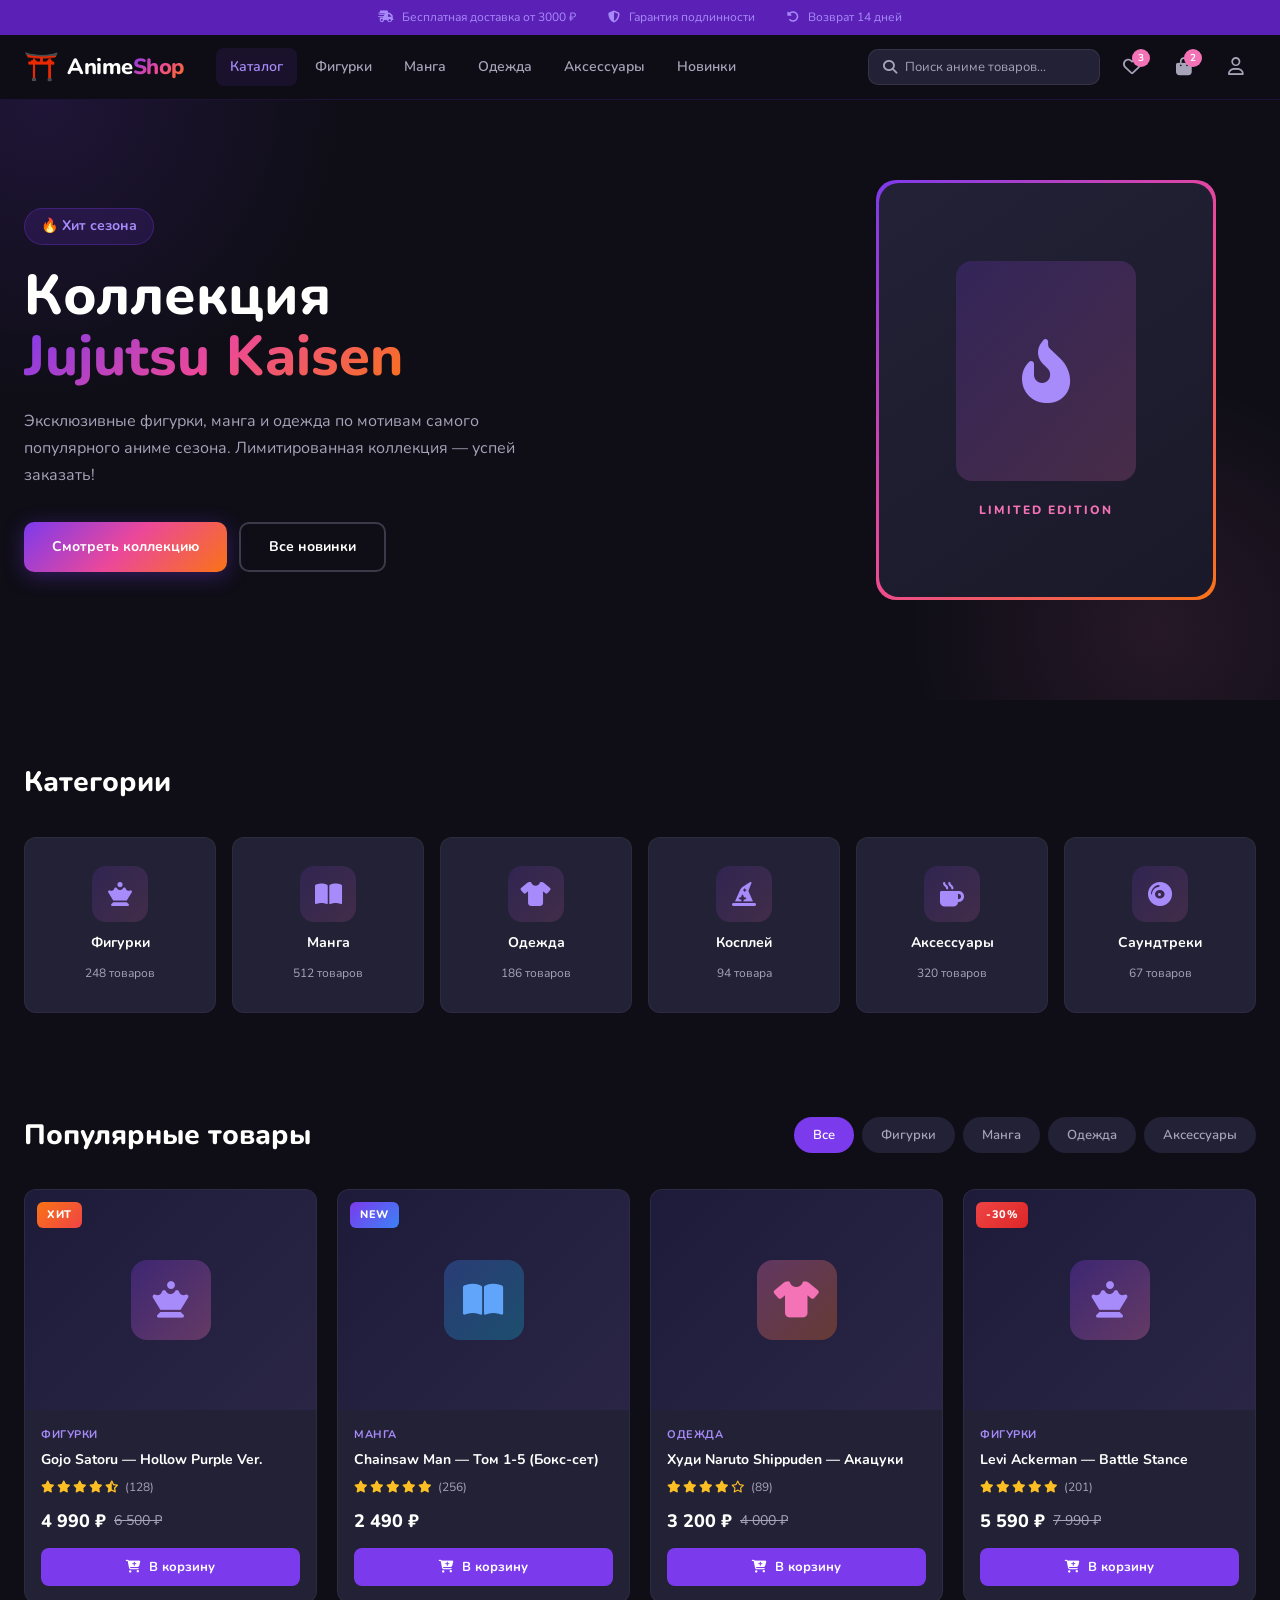
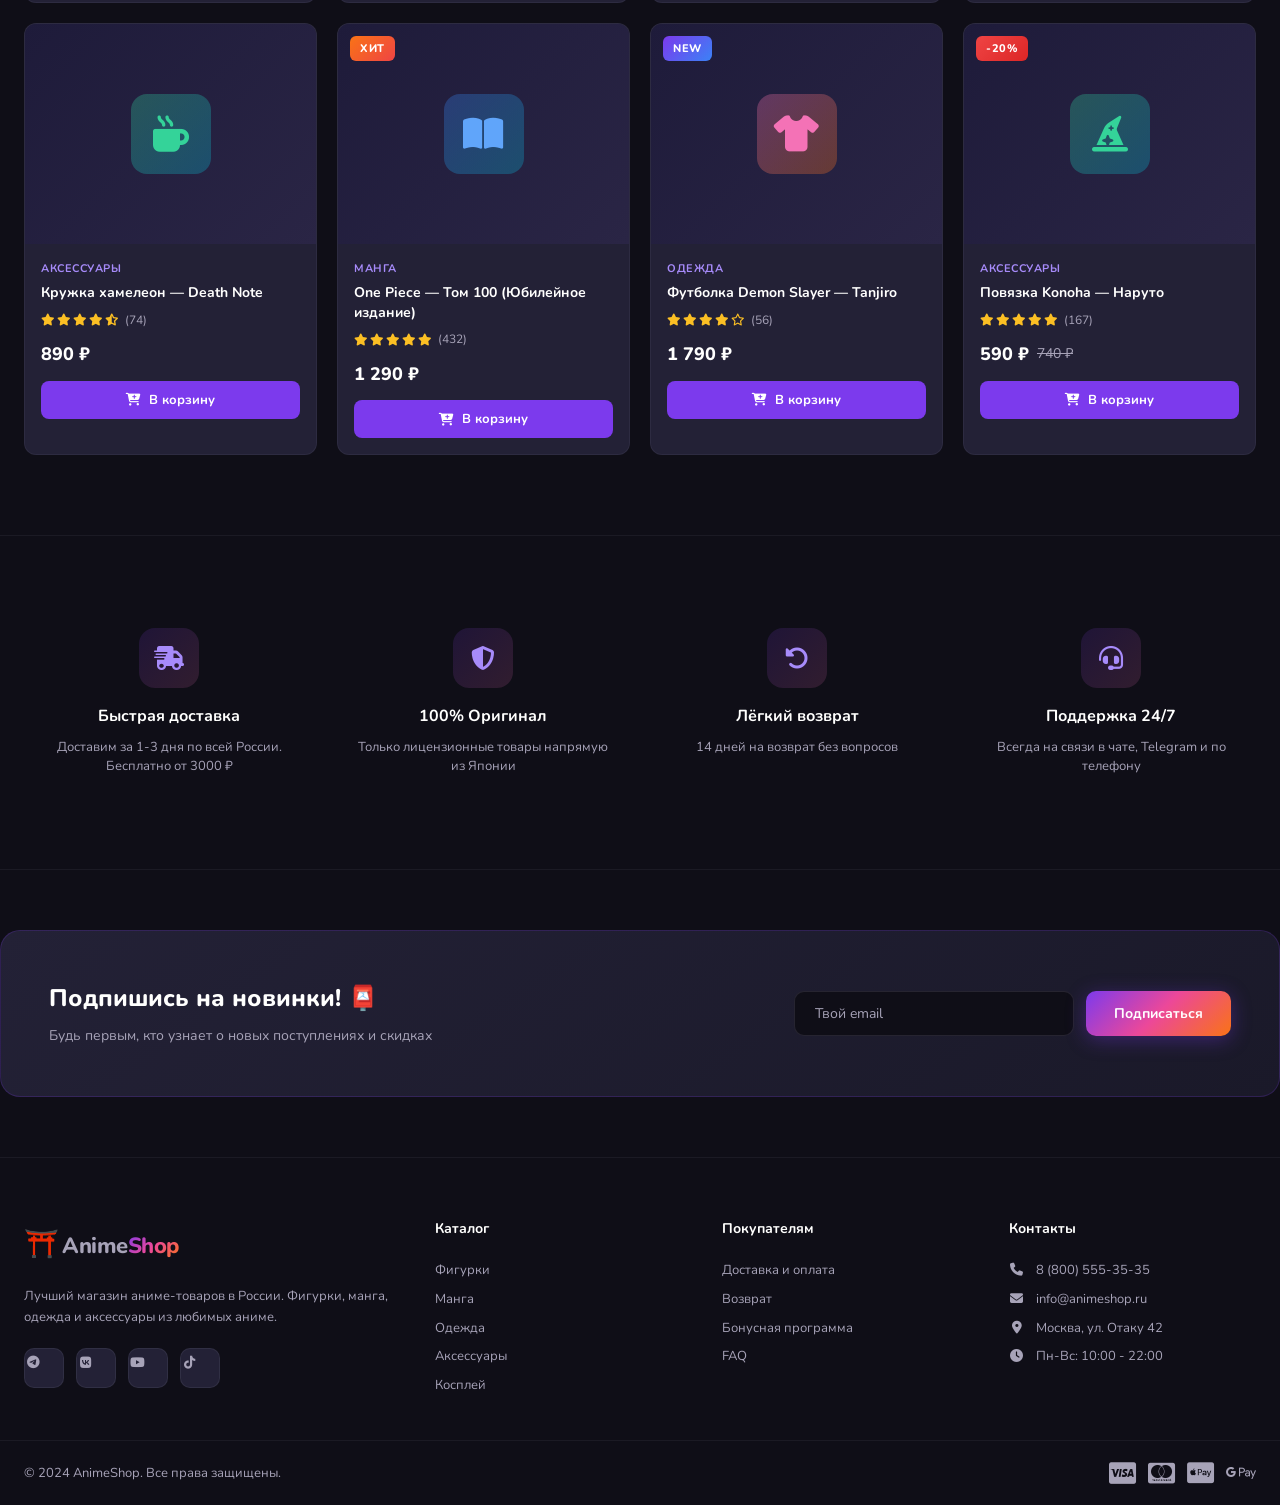
<file: index.html>
<!DOCTYPE html>
<html lang="ru">
<head>
  <meta charset="UTF-8">
  <meta name="viewport" content="width=device-width, initial-scale=1.0">
  <title>AnimeShop — Фигурки, манга и мерч</title>
  <link rel="stylesheet" href="styles.css">
  <link rel="stylesheet" href="https://cdnjs.cloudflare.com/ajax/libs/font-awesome/6.4.0/css/all.min.css">
  <link href="https://fonts.googleapis.com/css2?family=Nunito:wght@400;600;700;800&display=swap" rel="stylesheet">
</head>
<body>

<!-- Top Bar -->
<div class="top-bar">
  <div class="container top-bar-inner">
    <span><i class="fa-solid fa-truck-fast"></i> Бесплатная доставка от 3000 ₽</span>
    <span><i class="fa-solid fa-shield-halved"></i> Гарантия подлинности</span>
    <span><i class="fa-solid fa-rotate-left"></i> Возврат 14 дней</span>
  </div>
</div>

<!-- Header -->
<header class="header">
  <div class="container header-inner">
    <a href="#" class="logo">
      <span class="logo-icon">⛩️</span>
      <span class="logo-text">Anime<span class="logo-accent">Shop</span></span>
    </a>

    <nav class="nav">
      <a href="#" class="nav-link active">Каталог</a>
      <a href="#" class="nav-link">Фигурки</a>
      <a href="#" class="nav-link">Манга</a>
      <a href="#" class="nav-link">Одежда</a>
      <a href="#" class="nav-link">Аксессуары</a>
      <a href="#" class="nav-link">Новинки</a>
    </nav>

    <div class="header-actions">
      <div class="search-box">
        <i class="fa-solid fa-magnifying-glass"></i>
        <input type="text" placeholder="Поиск аниме товаров...">
      </div>
      <a href="#" class="header-icon" title="Избранное">
        <i class="fa-regular fa-heart"></i>
        <span class="badge">3</span>
      </a>
      <a href="#" class="header-icon cart-icon" id="cart-toggle" title="Корзина">
        <i class="fa-solid fa-bag-shopping"></i>
        <span class="badge" id="cart-count">2</span>
      </a>
      <a href="#" class="header-icon" title="Профиль">
        <i class="fa-regular fa-user"></i>
      </a>
    </div>
  </div>
</header>

<!-- Hero Banner -->
<section class="hero">
  <div class="container hero-inner">
    <div class="hero-content">
      <span class="hero-tag">🔥 Хит сезона</span>
      <h1 class="hero-title">Коллекция<br><span class="hero-accent">Jujutsu Kaisen</span></h1>
      <p class="hero-desc">Эксклюзивные фигурки, манга и одежда по мотивам самого популярного аниме сезона. Лимитированная коллекция — успей заказать!</p>
      <div class="hero-buttons">
        <a href="#" class="btn btn-primary">Смотреть коллекцию</a>
        <a href="#" class="btn btn-outline">Все новинки</a>
      </div>
    </div>
    <div class="hero-image">
      <div class="hero-card">
        <div class="hero-card-glow"></div>
        <div class="hero-card-content">
          <div class="hero-figure-placeholder">
            <i class="fa-solid fa-fire-flame-curved"></i>
          </div>
          <span class="hero-card-label">Limited Edition</span>
        </div>
      </div>
    </div>
  </div>
</section>

<!-- Categories -->
<section class="categories">
  <div class="container">
    <h2 class="section-title">Категории</h2>
    <div class="categories-grid">
      <a href="#" class="category-card">
        <div class="category-icon"><i class="fa-solid fa-chess-queen"></i></div>
        <span class="category-name">Фигурки</span>
        <span class="category-count">248 товаров</span>
      </a>
      <a href="#" class="category-card">
        <div class="category-icon"><i class="fa-solid fa-book-open"></i></div>
        <span class="category-name">Манга</span>
        <span class="category-count">512 товаров</span>
      </a>
      <a href="#" class="category-card">
        <div class="category-icon"><i class="fa-solid fa-shirt"></i></div>
        <span class="category-name">Одежда</span>
        <span class="category-count">186 товаров</span>
      </a>
      <a href="#" class="category-card">
        <div class="category-icon"><i class="fa-solid fa-hat-wizard"></i></div>
        <span class="category-name">Косплей</span>
        <span class="category-count">94 товара</span>
      </a>
      <a href="#" class="category-card">
        <div class="category-icon"><i class="fa-solid fa-mug-hot"></i></div>
        <span class="category-name">Аксессуары</span>
        <span class="category-count">320 товаров</span>
      </a>
      <a href="#" class="category-card">
        <div class="category-icon"><i class="fa-solid fa-compact-disc"></i></div>
        <span class="category-name">Саундтреки</span>
        <span class="category-count">67 товаров</span>
      </a>
    </div>
  </div>
</section>

<!-- Products -->
<section class="products">
  <div class="container">
    <div class="section-header">
      <h2 class="section-title">Популярные товары</h2>
      <div class="product-filters">
        <button class="filter-btn active" data-filter="all">Все</button>
        <button class="filter-btn" data-filter="figures">Фигурки</button>
        <button class="filter-btn" data-filter="manga">Манга</button>
        <button class="filter-btn" data-filter="clothes">Одежда</button>
        <button class="filter-btn" data-filter="accessories">Аксессуары</button>
      </div>
    </div>

    <div class="products-grid" id="products-grid">
      <!-- Product 1 -->
      <div class="product-card" data-category="figures">
        <div class="product-image">
          <span class="product-badge hot">Хит</span>
          <div class="product-placeholder">
            <i class="fa-solid fa-chess-queen"></i>
          </div>
          <div class="product-actions">
            <button class="product-action-btn" title="В избранное"><i class="fa-regular fa-heart"></i></button>
            <button class="product-action-btn" title="Быстрый просмотр"><i class="fa-regular fa-eye"></i></button>
          </div>
        </div>
        <div class="product-info">
          <span class="product-category">Фигурки</span>
          <h3 class="product-name">Gojo Satoru — Hollow Purple Ver.</h3>
          <div class="product-rating">
            <div class="stars">
              <i class="fa-solid fa-star"></i>
              <i class="fa-solid fa-star"></i>
              <i class="fa-solid fa-star"></i>
              <i class="fa-solid fa-star"></i>
              <i class="fa-solid fa-star-half-stroke"></i>
            </div>
            <span class="rating-count">(128)</span>
          </div>
          <div class="product-price">
            <span class="price-current">4 990 ₽</span>
            <span class="price-old">6 500 ₽</span>
          </div>
          <button class="btn btn-cart"><i class="fa-solid fa-cart-plus"></i> В корзину</button>
        </div>
      </div>

      <!-- Product 2 -->
      <div class="product-card" data-category="manga">
        <div class="product-image">
          <span class="product-badge new">New</span>
          <div class="product-placeholder manga-ph">
            <i class="fa-solid fa-book-open"></i>
          </div>
          <div class="product-actions">
            <button class="product-action-btn"><i class="fa-regular fa-heart"></i></button>
            <button class="product-action-btn"><i class="fa-regular fa-eye"></i></button>
          </div>
        </div>
        <div class="product-info">
          <span class="product-category">Манга</span>
          <h3 class="product-name">Chainsaw Man — Том 1-5 (Бокс-сет)</h3>
          <div class="product-rating">
            <div class="stars">
              <i class="fa-solid fa-star"></i>
              <i class="fa-solid fa-star"></i>
              <i class="fa-solid fa-star"></i>
              <i class="fa-solid fa-star"></i>
              <i class="fa-solid fa-star"></i>
            </div>
            <span class="rating-count">(256)</span>
          </div>
          <div class="product-price">
            <span class="price-current">2 490 ₽</span>
          </div>
          <button class="btn btn-cart"><i class="fa-solid fa-cart-plus"></i> В корзину</button>
        </div>
      </div>

      <!-- Product 3 -->
      <div class="product-card" data-category="clothes">
        <div class="product-image">
          <div class="product-placeholder clothes-ph">
            <i class="fa-solid fa-shirt"></i>
          </div>
          <div class="product-actions">
            <button class="product-action-btn"><i class="fa-regular fa-heart"></i></button>
            <button class="product-action-btn"><i class="fa-regular fa-eye"></i></button>
          </div>
        </div>
        <div class="product-info">
          <span class="product-category">Одежда</span>
          <h3 class="product-name">Худи Naruto Shippuden — Акацуки</h3>
          <div class="product-rating">
            <div class="stars">
              <i class="fa-solid fa-star"></i>
              <i class="fa-solid fa-star"></i>
              <i class="fa-solid fa-star"></i>
              <i class="fa-solid fa-star"></i>
              <i class="fa-regular fa-star"></i>
            </div>
            <span class="rating-count">(89)</span>
          </div>
          <div class="product-price">
            <span class="price-current">3 200 ₽</span>
            <span class="price-old">4 000 ₽</span>
          </div>
          <button class="btn btn-cart"><i class="fa-solid fa-cart-plus"></i> В корзину</button>
        </div>
      </div>

      <!-- Product 4 -->
      <div class="product-card" data-category="figures">
        <div class="product-image">
          <span class="product-badge sale">-30%</span>
          <div class="product-placeholder">
            <i class="fa-solid fa-chess-queen"></i>
          </div>
          <div class="product-actions">
            <button class="product-action-btn"><i class="fa-regular fa-heart"></i></button>
            <button class="product-action-btn"><i class="fa-regular fa-eye"></i></button>
          </div>
        </div>
        <div class="product-info">
          <span class="product-category">Фигурки</span>
          <h3 class="product-name">Levi Ackerman — Battle Stance</h3>
          <div class="product-rating">
            <div class="stars">
              <i class="fa-solid fa-star"></i>
              <i class="fa-solid fa-star"></i>
              <i class="fa-solid fa-star"></i>
              <i class="fa-solid fa-star"></i>
              <i class="fa-solid fa-star"></i>
            </div>
            <span class="rating-count">(201)</span>
          </div>
          <div class="product-price">
            <span class="price-current">5 590 ₽</span>
            <span class="price-old">7 990 ₽</span>
          </div>
          <button class="btn btn-cart"><i class="fa-solid fa-cart-plus"></i> В корзину</button>
        </div>
      </div>

      <!-- Product 5 -->
      <div class="product-card" data-category="accessories">
        <div class="product-image">
          <div class="product-placeholder acc-ph">
            <i class="fa-solid fa-mug-hot"></i>
          </div>
          <div class="product-actions">
            <button class="product-action-btn"><i class="fa-regular fa-heart"></i></button>
            <button class="product-action-btn"><i class="fa-regular fa-eye"></i></button>
          </div>
        </div>
        <div class="product-info">
          <span class="product-category">Аксессуары</span>
          <h3 class="product-name">Кружка хамелеон — Death Note</h3>
          <div class="product-rating">
            <div class="stars">
              <i class="fa-solid fa-star"></i>
              <i class="fa-solid fa-star"></i>
              <i class="fa-solid fa-star"></i>
              <i class="fa-solid fa-star"></i>
              <i class="fa-solid fa-star-half-stroke"></i>
            </div>
            <span class="rating-count">(74)</span>
          </div>
          <div class="product-price">
            <span class="price-current">890 ₽</span>
          </div>
          <button class="btn btn-cart"><i class="fa-solid fa-cart-plus"></i> В корзину</button>
        </div>
      </div>

      <!-- Product 6 -->
      <div class="product-card" data-category="manga">
        <div class="product-image">
          <span class="product-badge hot">Хит</span>
          <div class="product-placeholder manga-ph">
            <i class="fa-solid fa-book-open"></i>
          </div>
          <div class="product-actions">
            <button class="product-action-btn"><i class="fa-regular fa-heart"></i></button>
            <button class="product-action-btn"><i class="fa-regular fa-eye"></i></button>
          </div>
        </div>
        <div class="product-info">
          <span class="product-category">Манга</span>
          <h3 class="product-name">One Piece — Том 100 (Юбилейное издание)</h3>
          <div class="product-rating">
            <div class="stars">
              <i class="fa-solid fa-star"></i>
              <i class="fa-solid fa-star"></i>
              <i class="fa-solid fa-star"></i>
              <i class="fa-solid fa-star"></i>
              <i class="fa-solid fa-star"></i>
            </div>
            <span class="rating-count">(432)</span>
          </div>
          <div class="product-price">
            <span class="price-current">1 290 ₽</span>
          </div>
          <button class="btn btn-cart"><i class="fa-solid fa-cart-plus"></i> В корзину</button>
        </div>
      </div>

      <!-- Product 7 -->
      <div class="product-card" data-category="clothes">
        <div class="product-image">
          <span class="product-badge new">New</span>
          <div class="product-placeholder clothes-ph">
            <i class="fa-solid fa-shirt"></i>
          </div>
          <div class="product-actions">
            <button class="product-action-btn"><i class="fa-regular fa-heart"></i></button>
            <button class="product-action-btn"><i class="fa-regular fa-eye"></i></button>
          </div>
        </div>
        <div class="product-info">
          <span class="product-category">Одежда</span>
          <h3 class="product-name">Футболка Demon Slayer — Tanjiro</h3>
          <div class="product-rating">
            <div class="stars">
              <i class="fa-solid fa-star"></i>
              <i class="fa-solid fa-star"></i>
              <i class="fa-solid fa-star"></i>
              <i class="fa-solid fa-star"></i>
              <i class="fa-regular fa-star"></i>
            </div>
            <span class="rating-count">(56)</span>
          </div>
          <div class="product-price">
            <span class="price-current">1 790 ₽</span>
          </div>
          <button class="btn btn-cart"><i class="fa-solid fa-cart-plus"></i> В корзину</button>
        </div>
      </div>

      <!-- Product 8 -->
      <div class="product-card" data-category="accessories">
        <div class="product-image">
          <span class="product-badge sale">-20%</span>
          <div class="product-placeholder acc-ph">
            <i class="fa-solid fa-hat-wizard"></i>
          </div>
          <div class="product-actions">
            <button class="product-action-btn"><i class="fa-regular fa-heart"></i></button>
            <button class="product-action-btn"><i class="fa-regular fa-eye"></i></button>
          </div>
        </div>
        <div class="product-info">
          <span class="product-category">Аксессуары</span>
          <h3 class="product-name">Повязка Konoha — Наруто</h3>
          <div class="product-rating">
            <div class="stars">
              <i class="fa-solid fa-star"></i>
              <i class="fa-solid fa-star"></i>
              <i class="fa-solid fa-star"></i>
              <i class="fa-solid fa-star"></i>
              <i class="fa-solid fa-star"></i>
            </div>
            <span class="rating-count">(167)</span>
          </div>
          <div class="product-price">
            <span class="price-current">590 ₽</span>
            <span class="price-old">740 ₽</span>
          </div>
          <button class="btn btn-cart"><i class="fa-solid fa-cart-plus"></i> В корзину</button>
        </div>
      </div>
    </div>
  </div>
</section>

<!-- Features -->
<section class="features">
  <div class="container">
    <div class="features-grid">
      <div class="feature-card">
        <div class="feature-icon"><i class="fa-solid fa-truck-fast"></i></div>
        <h3>Быстрая доставка</h3>
        <p>Доставим за 1-3 дня по всей России. Бесплатно от 3000 ₽</p>
      </div>
      <div class="feature-card">
        <div class="feature-icon"><i class="fa-solid fa-shield-halved"></i></div>
        <h3>100% Оригинал</h3>
        <p>Только лицензионные товары напрямую из Японии</p>
      </div>
      <div class="feature-card">
        <div class="feature-icon"><i class="fa-solid fa-rotate-left"></i></div>
        <h3>Лёгкий возврат</h3>
        <p>14 дней на возврат без вопросов</p>
      </div>
      <div class="feature-card">
        <div class="feature-icon"><i class="fa-solid fa-headset"></i></div>
        <h3>Поддержка 24/7</h3>
        <p>Всегда на связи в чате, Telegram и по телефону</p>
      </div>
    </div>
  </div>
</section>

<!-- Newsletter -->
<section class="newsletter">
  <div class="container newsletter-inner">
    <div class="newsletter-content">
      <h2>Подпишись на новинки! 📮</h2>
      <p>Будь первым, кто узнает о новых поступлениях и скидках</p>
    </div>
    <form class="newsletter-form">
      <input type="email" placeholder="Твой email">
      <button type="submit" class="btn btn-primary">Подписаться</button>
    </form>
  </div>
</section>

<!-- Footer -->
<footer class="footer">
  <div class="container footer-inner">
    <div class="footer-col">
      <a href="#" class="logo footer-logo">
        <span class="logo-icon">⛩️</span>
        <span class="logo-text">Anime<span class="logo-accent">Shop</span></span>
      </a>
      <p class="footer-desc">Лучший магазин аниме-товаров в России. Фигурки, манга, одежда и аксессуары из любимых аниме.</p>
      <div class="footer-social">
        <a href="#"><i class="fa-brands fa-telegram"></i></a>
        <a href="#"><i class="fa-brands fa-vk"></i></a>
        <a href="#"><i class="fa-brands fa-youtube"></i></a>
        <a href="#"><i class="fa-brands fa-tiktok"></i></a>
      </div>
    </div>
    <div class="footer-col">
      <h4>Каталог</h4>
      <a href="#">Фигурки</a>
      <a href="#">Манга</a>
      <a href="#">Одежда</a>
      <a href="#">Аксессуары</a>
      <a href="#">Косплей</a>
    </div>
    <div class="footer-col">
      <h4>Покупателям</h4>
      <a href="#">Доставка и оплата</a>
      <a href="#">Возврат</a>
      <a href="#">Бонусная программа</a>
      <a href="#">FAQ</a>
    </div>
    <div class="footer-col">
      <h4>Контакты</h4>
      <a href="#"><i class="fa-solid fa-phone"></i> 8 (800) 555-35-35</a>
      <a href="#"><i class="fa-solid fa-envelope"></i> info@animeshop.ru</a>
      <a href="#"><i class="fa-solid fa-location-dot"></i> Москва, ул. Отаку 42</a>
      <a href="#"><i class="fa-solid fa-clock"></i> Пн-Вс: 10:00 - 22:00</a>
    </div>
  </div>
  <div class="footer-bottom">
    <div class="container footer-bottom-inner">
      <span>&copy; 2024 AnimeShop. Все права защищены.</span>
      <div class="payment-icons">
        <i class="fa-brands fa-cc-visa"></i>
        <i class="fa-brands fa-cc-mastercard"></i>
        <i class="fa-brands fa-cc-apple-pay"></i>
        <i class="fa-brands fa-google-pay"></i>
      </div>
    </div>
  </div>
</footer>

<!-- Cart Sidebar -->
<div class="cart-overlay" id="cart-overlay"></div>
<aside class="cart-sidebar" id="cart-sidebar">
  <div class="cart-header">
    <h3><i class="fa-solid fa-bag-shopping"></i> Корзина</h3>
    <button class="cart-close" id="cart-close"><i class="fa-solid fa-xmark"></i></button>
  </div>
  <div class="cart-items">
    <div class="cart-item">
      <div class="cart-item-img"><i class="fa-solid fa-chess-queen"></i></div>
      <div class="cart-item-info">
        <span class="cart-item-name">Gojo Satoru — Hollow Purple</span>
        <span class="cart-item-price">4 990 ₽</span>
        <div class="cart-item-qty">
          <button class="qty-btn">−</button>
          <span>1</span>
          <button class="qty-btn">+</button>
        </div>
      </div>
      <button class="cart-item-remove"><i class="fa-solid fa-trash-can"></i></button>
    </div>
    <div class="cart-item">
      <div class="cart-item-img manga-ph"><i class="fa-solid fa-book-open"></i></div>
      <div class="cart-item-info">
        <span class="cart-item-name">Chainsaw Man — Том 1-5</span>
        <span class="cart-item-price">2 490 ₽</span>
        <div class="cart-item-qty">
          <button class="qty-btn">−</button>
          <span>1</span>
          <button class="qty-btn">+</button>
        </div>
      </div>
      <button class="cart-item-remove"><i class="fa-solid fa-trash-can"></i></button>
    </div>
  </div>
  <div class="cart-footer">
    <div class="cart-total">
      <span>Итого:</span>
      <span class="cart-total-price">7 480 ₽</span>
    </div>
    <button class="btn btn-primary btn-checkout">Оформить заказ</button>
  </div>
</aside>

<script src="script.js"></script>
</body>
</html>
</file>
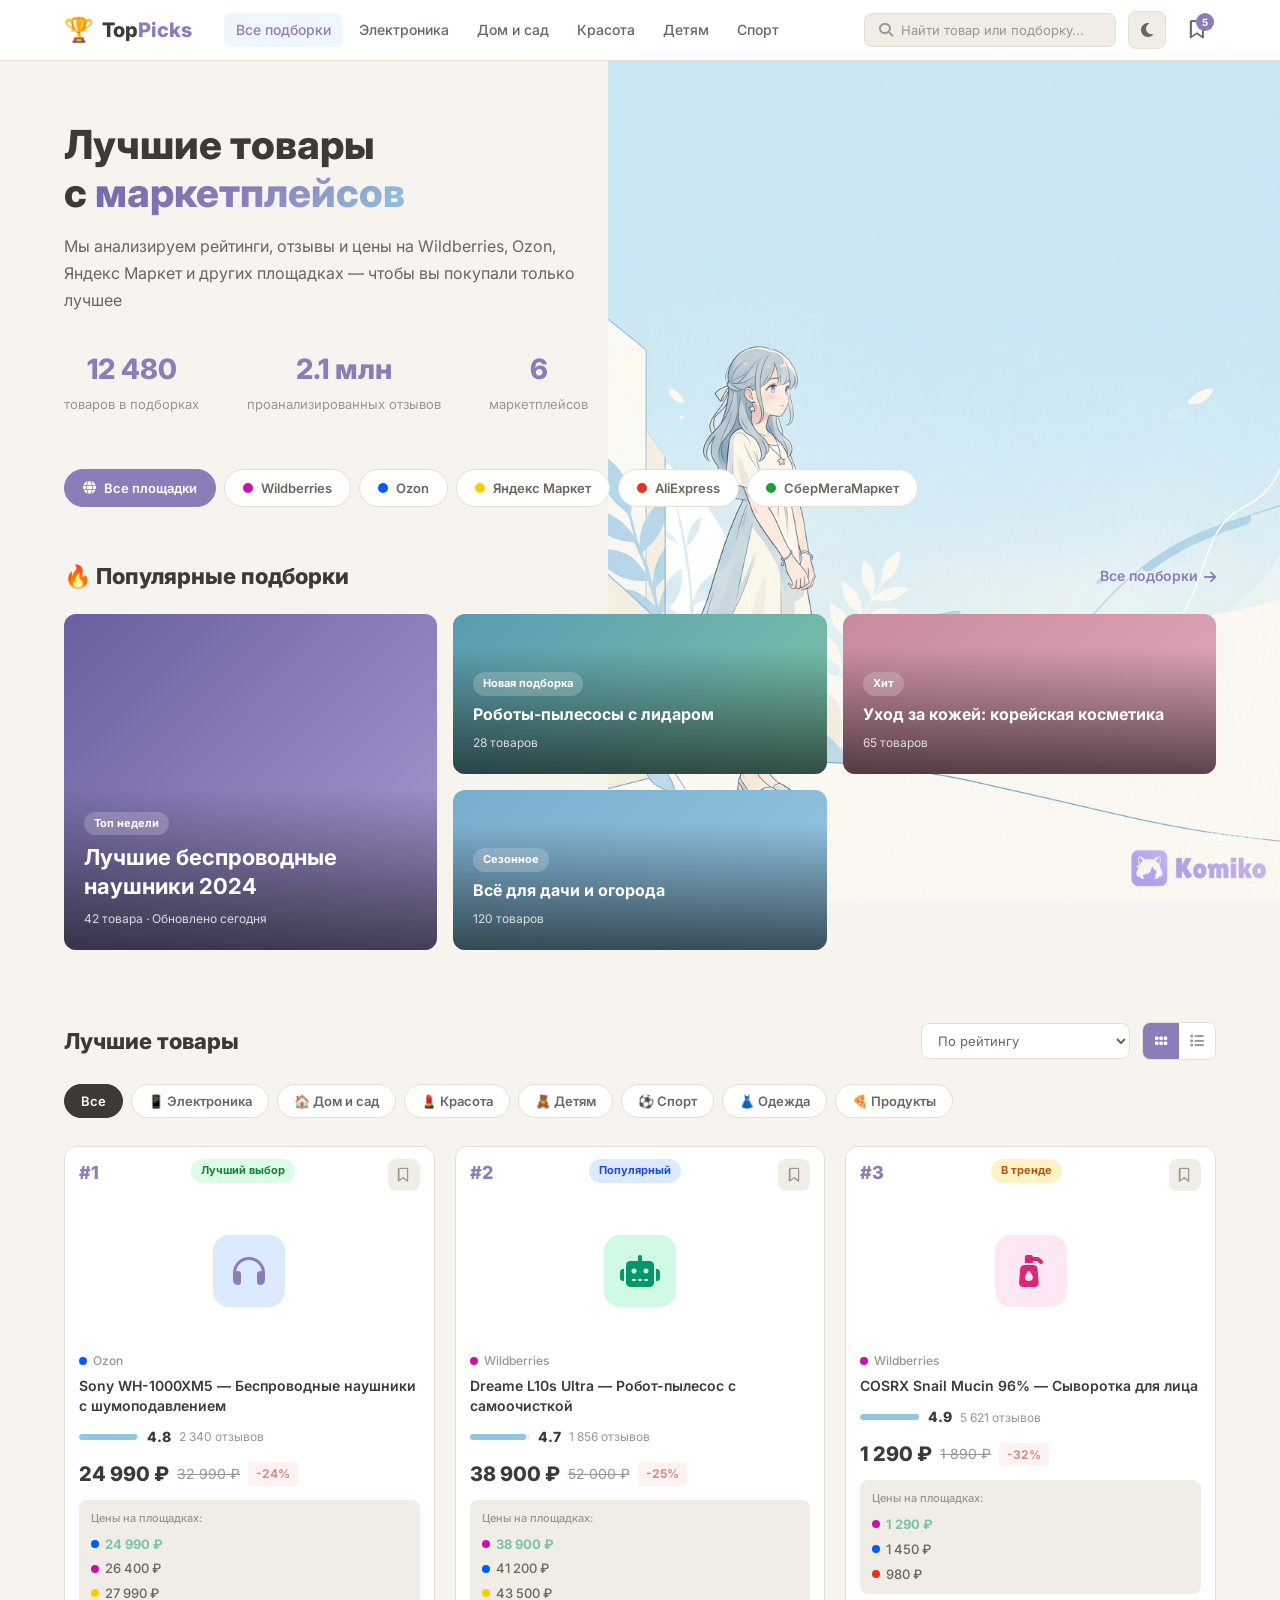
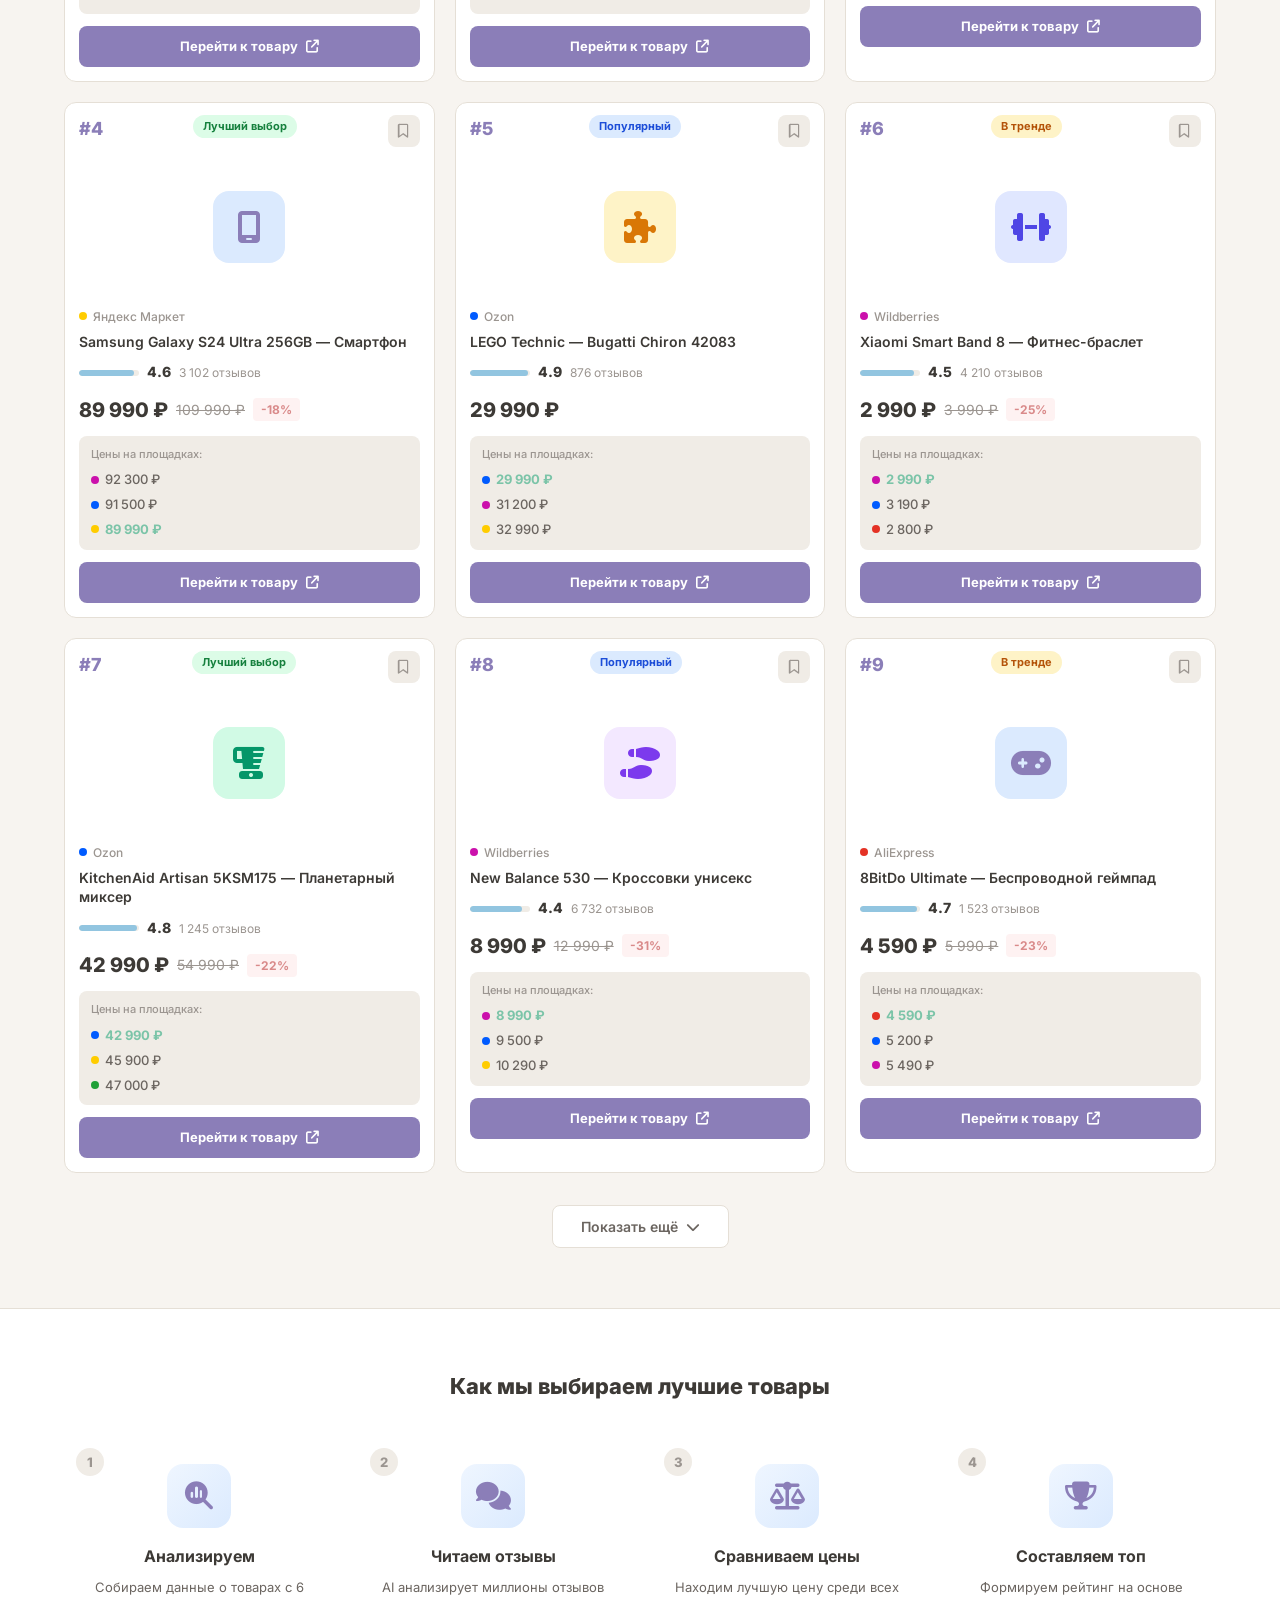
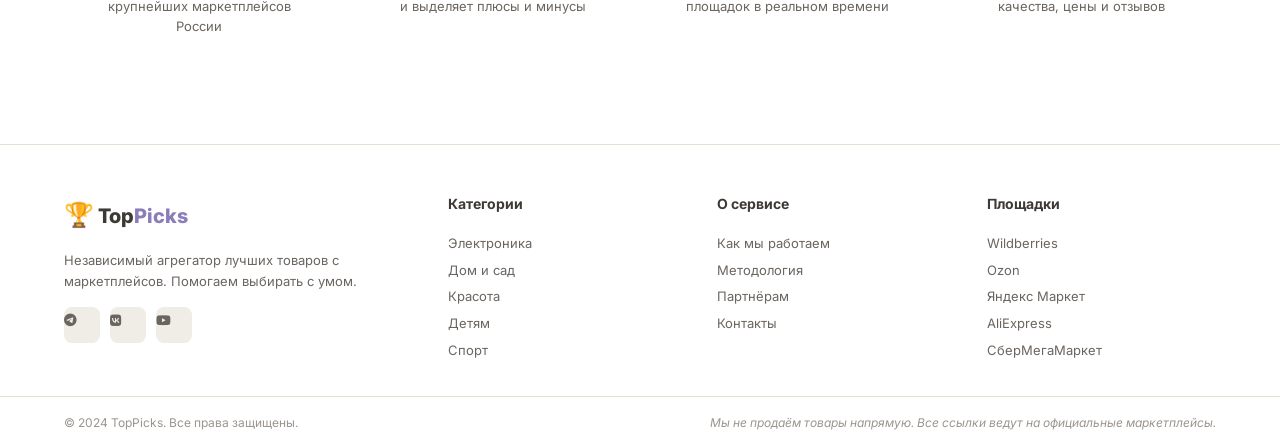
<file: aggregator/index.html>
<!DOCTYPE html>
<html lang="ru">
<head>
  <meta charset="UTF-8">
  <meta name="viewport" content="width=device-width, initial-scale=1.0">
  <title>TopPicks — Лучшие товары с маркетплейсов</title>
  <link rel="stylesheet" href="styles.css">
  <link rel="stylesheet" href="https://cdnjs.cloudflare.com/ajax/libs/font-awesome/6.4.0/css/all.min.css">
  <link href="https://fonts.googleapis.com/css2?family=Inter:wght@400;500;600;700;800&display=swap" rel="stylesheet">
</head>
<body>

<!-- Header -->
<header class="header">
  <div class="container header-inner">
    <a href="#" class="logo">
      <span class="logo-icon">🏆</span>
      <span class="logo-text">Top<span class="logo-accent">Picks</span></span>
    </a>

    <nav class="nav">
      <a href="#" class="nav-link active">Все подборки</a>
      <a href="#" class="nav-link">Электроника</a>
      <a href="#" class="nav-link">Дом и сад</a>
      <a href="#" class="nav-link">Красота</a>
      <a href="#" class="nav-link">Детям</a>
      <a href="#" class="nav-link">Спорт</a>
    </nav>

    <div class="header-actions">
      <div class="search-box">
        <i class="fa-solid fa-magnifying-glass"></i>
        <input type="text" placeholder="Найти товар или подборку...">
      </div>
      <button class="theme-toggle" id="theme-toggle" title="Переключить тему">
        <i class="fa-solid fa-moon"></i>
        <i class="fa-solid fa-sun"></i>
      </button>
      <a href="#" class="header-icon" title="Избранное">
        <i class="fa-regular fa-bookmark"></i>
        <span class="badge">5</span>
      </a>
    </div>
  </div>
</header>

<!-- Hero -->
<section class="hero">
  <div class="container">
    <div class="hero-content">
      <h1>Лучшие товары<br>с <span class="gradient-text">маркетплейсов</span></h1>
      <p>Мы анализируем рейтинги, отзывы и цены на Wildberries, Ozon, Яндекс Маркет и других площадках — чтобы вы покупали только лучшее</p>
    </div>
    <div class="hero-stats">
      <div class="stat">
        <span class="stat-number">12 480</span>
        <span class="stat-label">товаров в подборках</span>
      </div>
      <div class="stat">
        <span class="stat-number">2.1 млн</span>
        <span class="stat-label">проанализированных отзывов</span>
      </div>
      <div class="stat">
        <span class="stat-number">6</span>
        <span class="stat-label">маркетплейсов</span>
      </div>
    </div>
  </div>
</section>

<!-- Marketplace Tabs -->
<section class="marketplaces">
  <div class="container">
    <div class="marketplace-tabs">
      <button class="mp-tab active" data-mp="all">
        <i class="fa-solid fa-globe"></i> Все площадки
      </button>
      <button class="mp-tab" data-mp="wb">
        <span class="mp-dot wb"></span> Wildberries
      </button>
      <button class="mp-tab" data-mp="ozon">
        <span class="mp-dot ozon"></span> Ozon
      </button>
      <button class="mp-tab" data-mp="ym">
        <span class="mp-dot ym"></span> Яндекс Маркет
      </button>
      <button class="mp-tab" data-mp="ali">
        <span class="mp-dot ali"></span> AliExpress
      </button>
      <button class="mp-tab" data-mp="sb">
        <span class="mp-dot sb"></span> СберМегаМаркет
      </button>
    </div>
  </div>
</section>

<!-- Trending Collections -->
<section class="collections">
  <div class="container">
    <div class="section-header">
      <h2 class="section-title">🔥 Популярные подборки</h2>
      <a href="#" class="see-all">Все подборки <i class="fa-solid fa-arrow-right"></i></a>
    </div>
    <div class="collections-grid">
      <a href="#" class="collection-card collection-large">
        <div class="collection-bg bg-gradient-1"></div>
        <div class="collection-info">
          <span class="collection-tag">Топ недели</span>
          <h3>Лучшие беспроводные наушники 2024</h3>
          <span class="collection-meta">42 товара · Обновлено сегодня</span>
        </div>
      </a>
      <a href="#" class="collection-card">
        <div class="collection-bg bg-gradient-2"></div>
        <div class="collection-info">
          <span class="collection-tag">Новая подборка</span>
          <h3>Роботы-пылесосы с лидаром</h3>
          <span class="collection-meta">28 товаров</span>
        </div>
      </a>
      <a href="#" class="collection-card">
        <div class="collection-bg bg-gradient-3"></div>
        <div class="collection-info">
          <span class="collection-tag">Хит</span>
          <h3>Уход за кожей: корейская косметика</h3>
          <span class="collection-meta">65 товаров</span>
        </div>
      </a>
      <a href="#" class="collection-card">
        <div class="collection-bg bg-gradient-4"></div>
        <div class="collection-info">
          <span class="collection-tag">Сезонное</span>
          <h3>Всё для дачи и огорода</h3>
          <span class="collection-meta">120 товаров</span>
        </div>
      </a>
    </div>
  </div>
</section>

<!-- Main Products Section -->
<section class="products-section">
  <div class="container">
    <div class="section-header">
      <h2 class="section-title">Лучшие товары</h2>
      <div class="controls">
        <div class="sort-select">
          <select id="sort-select">
            <option value="rating">По рейтингу</option>
            <option value="price-asc">Цена: по возрастанию</option>
            <option value="price-desc">Цена: по убыванию</option>
            <option value="reviews">По отзывам</option>
            <option value="discount">По скидке</option>
          </select>
        </div>
        <div class="view-toggle">
          <button class="view-btn active" data-view="grid" title="Сетка"><i class="fa-solid fa-grip"></i></button>
          <button class="view-btn" data-view="list" title="Список"><i class="fa-solid fa-list"></i></button>
        </div>
      </div>
    </div>

    <!-- Category Chips -->
    <div class="category-chips">
      <button class="chip active" data-cat="all">Все</button>
      <button class="chip" data-cat="electronics">📱 Электроника</button>
      <button class="chip" data-cat="home">🏠 Дом и сад</button>
      <button class="chip" data-cat="beauty">💄 Красота</button>
      <button class="chip" data-cat="kids">🧸 Детям</button>
      <button class="chip" data-cat="sport">⚽ Спорт</button>
      <button class="chip" data-cat="fashion">👗 Одежда</button>
      <button class="chip" data-cat="food">🍕 Продукты</button>
    </div>

    <!-- Products Grid -->
    <div class="products-grid" id="products-grid">

      <!-- Product 1 -->
      <article class="product-card" data-category="electronics" data-mp="ozon">
        <div class="product-top">
          <div class="product-rank">#1</div>
          <div class="product-badges">
            <span class="badge-best">Лучший выбор</span>
          </div>
          <button class="bookmark-btn" title="В избранное"><i class="fa-regular fa-bookmark"></i></button>
        </div>
        <div class="product-image">
          <div class="product-placeholder electronics-ph">
            <i class="fa-solid fa-headphones"></i>
          </div>
        </div>
        <div class="product-info">
          <div class="product-source">
            <span class="mp-dot ozon"></span>
            <span>Ozon</span>
          </div>
          <h3 class="product-name">Sony WH-1000XM5 — Беспроводные наушники с шумоподавлением</h3>
          <div class="product-rating">
            <div class="rating-bar">
              <div class="rating-fill" style="width: 96%;"></div>
            </div>
            <span class="rating-score">4.8</span>
            <span class="rating-count">2 340 отзывов</span>
          </div>
          <div class="product-price-row">
            <div class="price-info">
              <span class="price-current">24 990 ₽</span>
              <span class="price-old">32 990 ₽</span>
              <span class="discount-tag">-24%</span>
            </div>
          </div>
          <div class="price-comparison">
            <span class="compare-label">Цены на площадках:</span>
            <div class="compare-list">
              <span class="compare-item best"><span class="mp-dot ozon"></span> 24 990 ₽</span>
              <span class="compare-item"><span class="mp-dot wb"></span> 26 400 ₽</span>
              <span class="compare-item"><span class="mp-dot ym"></span> 27 990 ₽</span>
            </div>
          </div>
          <a href="#" class="btn-go">Перейти к товару <i class="fa-solid fa-arrow-up-right-from-square"></i></a>
        </div>
      </article>

      <!-- Product 2 -->
      <article class="product-card" data-category="home" data-mp="wb">
        <div class="product-top">
          <div class="product-rank">#2</div>
          <div class="product-badges">
            <span class="badge-popular">Популярный</span>
          </div>
          <button class="bookmark-btn"><i class="fa-regular fa-bookmark"></i></button>
        </div>
        <div class="product-image">
          <div class="product-placeholder home-ph">
            <i class="fa-solid fa-robot"></i>
          </div>
        </div>
        <div class="product-info">
          <div class="product-source">
            <span class="mp-dot wb"></span>
            <span>Wildberries</span>
          </div>
          <h3 class="product-name">Dreame L10s Ultra — Робот-пылесос с самоочисткой</h3>
          <div class="product-rating">
            <div class="rating-bar">
              <div class="rating-fill" style="width: 94%;"></div>
            </div>
            <span class="rating-score">4.7</span>
            <span class="rating-count">1 856 отзывов</span>
          </div>
          <div class="product-price-row">
            <div class="price-info">
              <span class="price-current">38 900 ₽</span>
              <span class="price-old">52 000 ₽</span>
              <span class="discount-tag">-25%</span>
            </div>
          </div>
          <div class="price-comparison">
            <span class="compare-label">Цены на площадках:</span>
            <div class="compare-list">
              <span class="compare-item best"><span class="mp-dot wb"></span> 38 900 ₽</span>
              <span class="compare-item"><span class="mp-dot ozon"></span> 41 200 ₽</span>
              <span class="compare-item"><span class="mp-dot ym"></span> 43 500 ₽</span>
            </div>
          </div>
          <a href="#" class="btn-go">Перейти к товару <i class="fa-solid fa-arrow-up-right-from-square"></i></a>
        </div>
      </article>

      <!-- Product 3 -->
      <article class="product-card" data-category="beauty" data-mp="wb">
        <div class="product-top">
          <div class="product-rank">#3</div>
          <div class="product-badges">
            <span class="badge-trending">В тренде</span>
          </div>
          <button class="bookmark-btn"><i class="fa-regular fa-bookmark"></i></button>
        </div>
        <div class="product-image">
          <div class="product-placeholder beauty-ph">
            <i class="fa-solid fa-pump-soap"></i>
          </div>
        </div>
        <div class="product-info">
          <div class="product-source">
            <span class="mp-dot wb"></span>
            <span>Wildberries</span>
          </div>
          <h3 class="product-name">COSRX Snail Mucin 96% — Сыворотка для лица</h3>
          <div class="product-rating">
            <div class="rating-bar">
              <div class="rating-fill" style="width: 98%;"></div>
            </div>
            <span class="rating-score">4.9</span>
            <span class="rating-count">5 621 отзывов</span>
          </div>
          <div class="product-price-row">
            <div class="price-info">
              <span class="price-current">1 290 ₽</span>
              <span class="price-old">1 890 ₽</span>
              <span class="discount-tag">-32%</span>
            </div>
          </div>
          <div class="price-comparison">
            <span class="compare-label">Цены на площадках:</span>
            <div class="compare-list">
              <span class="compare-item best"><span class="mp-dot wb"></span> 1 290 ₽</span>
              <span class="compare-item"><span class="mp-dot ozon"></span> 1 450 ₽</span>
              <span class="compare-item"><span class="mp-dot ali"></span> 980 ₽</span>
            </div>
          </div>
          <a href="#" class="btn-go">Перейти к товару <i class="fa-solid fa-arrow-up-right-from-square"></i></a>
        </div>
      </article>

      <!-- Product 4 -->
      <article class="product-card" data-category="electronics" data-mp="ym">
        <div class="product-top">
          <div class="product-rank">#4</div>
          <div class="product-badges">
            <span class="badge-best">Лучший выбор</span>
          </div>
          <button class="bookmark-btn"><i class="fa-regular fa-bookmark"></i></button>
        </div>
        <div class="product-image">
          <div class="product-placeholder electronics-ph">
            <i class="fa-solid fa-mobile-screen"></i>
          </div>
        </div>
        <div class="product-info">
          <div class="product-source">
            <span class="mp-dot ym"></span>
            <span>Яндекс Маркет</span>
          </div>
          <h3 class="product-name">Samsung Galaxy S24 Ultra 256GB — Смартфон</h3>
          <div class="product-rating">
            <div class="rating-bar">
              <div class="rating-fill" style="width: 92%;"></div>
            </div>
            <span class="rating-score">4.6</span>
            <span class="rating-count">3 102 отзывов</span>
          </div>
          <div class="product-price-row">
            <div class="price-info">
              <span class="price-current">89 990 ₽</span>
              <span class="price-old">109 990 ₽</span>
              <span class="discount-tag">-18%</span>
            </div>
          </div>
          <div class="price-comparison">
            <span class="compare-label">Цены на площадках:</span>
            <div class="compare-list">
              <span class="compare-item"><span class="mp-dot wb"></span> 92 300 ₽</span>
              <span class="compare-item"><span class="mp-dot ozon"></span> 91 500 ₽</span>
              <span class="compare-item best"><span class="mp-dot ym"></span> 89 990 ₽</span>
            </div>
          </div>
          <a href="#" class="btn-go">Перейти к товару <i class="fa-solid fa-arrow-up-right-from-square"></i></a>
        </div>
      </article>

      <!-- Product 5 -->
      <article class="product-card" data-category="kids" data-mp="ozon">
        <div class="product-top">
          <div class="product-rank">#5</div>
          <div class="product-badges">
            <span class="badge-popular">Популярный</span>
          </div>
          <button class="bookmark-btn"><i class="fa-regular fa-bookmark"></i></button>
        </div>
        <div class="product-image">
          <div class="product-placeholder kids-ph">
            <i class="fa-solid fa-puzzle-piece"></i>
          </div>
        </div>
        <div class="product-info">
          <div class="product-source">
            <span class="mp-dot ozon"></span>
            <span>Ozon</span>
          </div>
          <h3 class="product-name">LEGO Technic — Bugatti Chiron 42083</h3>
          <div class="product-rating">
            <div class="rating-bar">
              <div class="rating-fill" style="width: 98%;"></div>
            </div>
            <span class="rating-score">4.9</span>
            <span class="rating-count">876 отзывов</span>
          </div>
          <div class="product-price-row">
            <div class="price-info">
              <span class="price-current">29 990 ₽</span>
            </div>
          </div>
          <div class="price-comparison">
            <span class="compare-label">Цены на площадках:</span>
            <div class="compare-list">
              <span class="compare-item best"><span class="mp-dot ozon"></span> 29 990 ₽</span>
              <span class="compare-item"><span class="mp-dot wb"></span> 31 200 ₽</span>
              <span class="compare-item"><span class="mp-dot ym"></span> 32 990 ₽</span>
            </div>
          </div>
          <a href="#" class="btn-go">Перейти к товару <i class="fa-solid fa-arrow-up-right-from-square"></i></a>
        </div>
      </article>

      <!-- Product 6 -->
      <article class="product-card" data-category="sport" data-mp="wb">
        <div class="product-top">
          <div class="product-rank">#6</div>
          <div class="product-badges">
            <span class="badge-trending">В тренде</span>
          </div>
          <button class="bookmark-btn"><i class="fa-regular fa-bookmark"></i></button>
        </div>
        <div class="product-image">
          <div class="product-placeholder sport-ph">
            <i class="fa-solid fa-dumbbell"></i>
          </div>
        </div>
        <div class="product-info">
          <div class="product-source">
            <span class="mp-dot wb"></span>
            <span>Wildberries</span>
          </div>
          <h3 class="product-name">Xiaomi Smart Band 8 — Фитнес-браслет</h3>
          <div class="product-rating">
            <div class="rating-bar">
              <div class="rating-fill" style="width: 90%;"></div>
            </div>
            <span class="rating-score">4.5</span>
            <span class="rating-count">4 210 отзывов</span>
          </div>
          <div class="product-price-row">
            <div class="price-info">
              <span class="price-current">2 990 ₽</span>
              <span class="price-old">3 990 ₽</span>
              <span class="discount-tag">-25%</span>
            </div>
          </div>
          <div class="price-comparison">
            <span class="compare-label">Цены на площадках:</span>
            <div class="compare-list">
              <span class="compare-item best"><span class="mp-dot wb"></span> 2 990 ₽</span>
              <span class="compare-item"><span class="mp-dot ozon"></span> 3 190 ₽</span>
              <span class="compare-item"><span class="mp-dot ali"></span> 2 800 ₽</span>
            </div>
          </div>
          <a href="#" class="btn-go">Перейти к товару <i class="fa-solid fa-arrow-up-right-from-square"></i></a>
        </div>
      </article>

      <!-- Product 7 -->
      <article class="product-card" data-category="home" data-mp="ozon">
        <div class="product-top">
          <div class="product-rank">#7</div>
          <div class="product-badges">
            <span class="badge-best">Лучший выбор</span>
          </div>
          <button class="bookmark-btn"><i class="fa-regular fa-bookmark"></i></button>
        </div>
        <div class="product-image">
          <div class="product-placeholder home-ph">
            <i class="fa-solid fa-blender"></i>
          </div>
        </div>
        <div class="product-info">
          <div class="product-source">
            <span class="mp-dot ozon"></span>
            <span>Ozon</span>
          </div>
          <h3 class="product-name">KitchenAid Artisan 5KSM175 — Планетарный миксер</h3>
          <div class="product-rating">
            <div class="rating-bar">
              <div class="rating-fill" style="width: 96%;"></div>
            </div>
            <span class="rating-score">4.8</span>
            <span class="rating-count">1 245 отзывов</span>
          </div>
          <div class="product-price-row">
            <div class="price-info">
              <span class="price-current">42 990 ₽</span>
              <span class="price-old">54 990 ₽</span>
              <span class="discount-tag">-22%</span>
            </div>
          </div>
          <div class="price-comparison">
            <span class="compare-label">Цены на площадках:</span>
            <div class="compare-list">
              <span class="compare-item best"><span class="mp-dot ozon"></span> 42 990 ₽</span>
              <span class="compare-item"><span class="mp-dot ym"></span> 45 900 ₽</span>
              <span class="compare-item"><span class="mp-dot sb"></span> 47 000 ₽</span>
            </div>
          </div>
          <a href="#" class="btn-go">Перейти к товару <i class="fa-solid fa-arrow-up-right-from-square"></i></a>
        </div>
      </article>

      <!-- Product 8 -->
      <article class="product-card" data-category="fashion" data-mp="wb">
        <div class="product-top">
          <div class="product-rank">#8</div>
          <div class="product-badges">
            <span class="badge-popular">Популярный</span>
          </div>
          <button class="bookmark-btn"><i class="fa-regular fa-bookmark"></i></button>
        </div>
        <div class="product-image">
          <div class="product-placeholder fashion-ph">
            <i class="fa-solid fa-shoe-prints"></i>
          </div>
        </div>
        <div class="product-info">
          <div class="product-source">
            <span class="mp-dot wb"></span>
            <span>Wildberries</span>
          </div>
          <h3 class="product-name">New Balance 530 — Кроссовки унисекс</h3>
          <div class="product-rating">
            <div class="rating-bar">
              <div class="rating-fill" style="width: 88%;"></div>
            </div>
            <span class="rating-score">4.4</span>
            <span class="rating-count">6 732 отзывов</span>
          </div>
          <div class="product-price-row">
            <div class="price-info">
              <span class="price-current">8 990 ₽</span>
              <span class="price-old">12 990 ₽</span>
              <span class="discount-tag">-31%</span>
            </div>
          </div>
          <div class="price-comparison">
            <span class="compare-label">Цены на площадках:</span>
            <div class="compare-list">
              <span class="compare-item best"><span class="mp-dot wb"></span> 8 990 ₽</span>
              <span class="compare-item"><span class="mp-dot ozon"></span> 9 500 ₽</span>
              <span class="compare-item"><span class="mp-dot ym"></span> 10 290 ₽</span>
            </div>
          </div>
          <a href="#" class="btn-go">Перейти к товару <i class="fa-solid fa-arrow-up-right-from-square"></i></a>
        </div>
      </article>

      <!-- Product 9 -->
      <article class="product-card" data-category="electronics" data-mp="ali">
        <div class="product-top">
          <div class="product-rank">#9</div>
          <div class="product-badges">
            <span class="badge-trending">В тренде</span>
          </div>
          <button class="bookmark-btn"><i class="fa-regular fa-bookmark"></i></button>
        </div>
        <div class="product-image">
          <div class="product-placeholder electronics-ph">
            <i class="fa-solid fa-gamepad"></i>
          </div>
        </div>
        <div class="product-info">
          <div class="product-source">
            <span class="mp-dot ali"></span>
            <span>AliExpress</span>
          </div>
          <h3 class="product-name">8BitDo Ultimate — Беспроводной геймпад</h3>
          <div class="product-rating">
            <div class="rating-bar">
              <div class="rating-fill" style="width: 94%;"></div>
            </div>
            <span class="rating-score">4.7</span>
            <span class="rating-count">1 523 отзывов</span>
          </div>
          <div class="product-price-row">
            <div class="price-info">
              <span class="price-current">4 590 ₽</span>
              <span class="price-old">5 990 ₽</span>
              <span class="discount-tag">-23%</span>
            </div>
          </div>
          <div class="price-comparison">
            <span class="compare-label">Цены на площадках:</span>
            <div class="compare-list">
              <span class="compare-item best"><span class="mp-dot ali"></span> 4 590 ₽</span>
              <span class="compare-item"><span class="mp-dot ozon"></span> 5 200 ₽</span>
              <span class="compare-item"><span class="mp-dot wb"></span> 5 490 ₽</span>
            </div>
          </div>
          <a href="#" class="btn-go">Перейти к товару <i class="fa-solid fa-arrow-up-right-from-square"></i></a>
        </div>
      </article>

    </div>

    <!-- Load More -->
    <div class="load-more">
      <button class="btn btn-outline" id="load-more-btn">Показать ещё <i class="fa-solid fa-chevron-down"></i></button>
    </div>
  </div>
</section>

<!-- How it works -->
<section class="how-it-works">
  <div class="container">
    <h2 class="section-title center">Как мы выбираем лучшие товары</h2>
    <div class="steps-grid">
      <div class="step-card">
        <div class="step-number">1</div>
        <div class="step-icon"><i class="fa-solid fa-magnifying-glass-chart"></i></div>
        <h3>Анализируем</h3>
        <p>Собираем данные о товарах с 6 крупнейших маркетплейсов России</p>
      </div>
      <div class="step-card">
        <div class="step-number">2</div>
        <div class="step-icon"><i class="fa-solid fa-comments"></i></div>
        <h3>Читаем отзывы</h3>
        <p>AI анализирует миллионы отзывов и выделяет плюсы и минусы</p>
      </div>
      <div class="step-card">
        <div class="step-number">3</div>
        <div class="step-icon"><i class="fa-solid fa-scale-balanced"></i></div>
        <h3>Сравниваем цены</h3>
        <p>Находим лучшую цену среди всех площадок в реальном времени</p>
      </div>
      <div class="step-card">
        <div class="step-number">4</div>
        <div class="step-icon"><i class="fa-solid fa-trophy"></i></div>
        <h3>Составляем топ</h3>
        <p>Формируем рейтинг на основе качества, цены и отзывов</p>
      </div>
    </div>
  </div>
</section>

<!-- Footer -->
<footer class="footer">
  <div class="container footer-inner">
    <div class="footer-col">
      <a href="#" class="logo footer-logo">
        <span class="logo-icon">🏆</span>
        <span class="logo-text">Top<span class="logo-accent">Picks</span></span>
      </a>
      <p class="footer-desc">Независимый агрегатор лучших товаров с маркетплейсов. Помогаем выбирать с умом.</p>
      <div class="footer-social">
        <a href="#"><i class="fa-brands fa-telegram"></i></a>
        <a href="#"><i class="fa-brands fa-vk"></i></a>
        <a href="#"><i class="fa-brands fa-youtube"></i></a>
      </div>
    </div>
    <div class="footer-col">
      <h4>Категории</h4>
      <a href="#">Электроника</a>
      <a href="#">Дом и сад</a>
      <a href="#">Красота</a>
      <a href="#">Детям</a>
      <a href="#">Спорт</a>
    </div>
    <div class="footer-col">
      <h4>О сервисе</h4>
      <a href="#">Как мы работаем</a>
      <a href="#">Методология</a>
      <a href="#">Партнёрам</a>
      <a href="#">Контакты</a>
    </div>
    <div class="footer-col">
      <h4>Площадки</h4>
      <a href="#">Wildberries</a>
      <a href="#">Ozon</a>
      <a href="#">Яндекс Маркет</a>
      <a href="#">AliExpress</a>
      <a href="#">СберМегаМаркет</a>
    </div>
  </div>
  <div class="footer-bottom">
    <div class="container footer-bottom-inner">
      <span>&copy; 2024 TopPicks. Все права защищены.</span>
      <span class="footer-note">Мы не продаём товары напрямую. Все ссылки ведут на официальные маркетплейсы.</span>
    </div>
  </div>
</footer>

<script src="script.js"></script>
</body>
</html>
</file>
<file: styles.css>
/* =================== Reset & Base =================== */
*, *::before, *::after {
  margin: 0;
  padding: 0;
  box-sizing: border-box;
}

:root {
  --primary: #7c3aed;
  --primary-light: #a78bfa;
  --primary-dark: #5b21b6;
  --accent: #f472b6;
  --accent-light: #fbcfe8;
  --bg: #0f0e17;
  --bg-card: #1a1929;
  --bg-surface: #232136;
  --text: #fffffe;
  --text-muted: #a7a3b8;
  --gradient-hero: linear-gradient(135deg, #7c3aed 0%, #ec4899 50%, #f97316 100%);
  --gradient-card: linear-gradient(145deg, #232136 0%, #1a1929 100%);
  --radius: 12px;
  --radius-lg: 20px;
  --shadow: 0 4px 24px rgba(124, 58, 237, 0.15);
  --shadow-hover: 0 8px 40px rgba(124, 58, 237, 0.25);
  --transition: 0.3s cubic-bezier(0.4, 0, 0.2, 1);
}

html {
  scroll-behavior: smooth;
}

body {
  font-family: 'Nunito', -apple-system, sans-serif;
  background: var(--bg);
  color: var(--text);
  line-height: 1.6;
  overflow-x: hidden;
}

a {
  text-decoration: none;
  color: inherit;
  transition: color var(--transition);
}

button {
  cursor: pointer;
  border: none;
  font-family: inherit;
}

img {
  max-width: 100%;
}

.container {
  max-width: 1280px;
  margin: 0 auto;
  padding: 0 24px;
}

/* =================== Top Bar =================== */
.top-bar {
  background: var(--primary-dark);
  padding: 8px 0;
  font-size: 12px;
  color: var(--primary-light);
}

.top-bar-inner {
  display: flex;
  justify-content: center;
  gap: 32px;
  flex-wrap: wrap;
}

.top-bar i {
  margin-right: 6px;
}

/* =================== Header =================== */
.header {
  background: rgba(15, 14, 23, 0.9);
  backdrop-filter: blur(20px);
  border-bottom: 1px solid rgba(124, 58, 237, 0.15);
  position: sticky;
  top: 0;
  z-index: 100;
  padding: 0 0;
}

.header-inner {
  display: flex;
  align-items: center;
  gap: 32px;
  height: 64px;
}

.logo {
  display: flex;
  align-items: center;
  gap: 8px;
  flex-shrink: 0;
}

.logo-icon {
  font-size: 28px;
}

.logo-text {
  font-size: 22px;
  font-weight: 800;
  letter-spacing: -0.5px;
}

.logo-accent {
  background: var(--gradient-hero);
  -webkit-background-clip: text;
  -webkit-text-fill-color: transparent;
  background-clip: text;
}

.nav {
  display: flex;
  gap: 4px;
}

.nav-link {
  padding: 8px 14px;
  border-radius: 8px;
  font-size: 14px;
  font-weight: 600;
  color: var(--text-muted);
  transition: all var(--transition);
}

.nav-link:hover, .nav-link.active {
  color: var(--text);
  background: rgba(124, 58, 237, 0.1);
}

.nav-link.active {
  color: var(--primary-light);
}

.header-actions {
  display: flex;
  align-items: center;
  gap: 12px;
  margin-left: auto;
}

.search-box {
  display: flex;
  align-items: center;
  background: var(--bg-surface);
  border: 1px solid rgba(167, 163, 184, 0.15);
  border-radius: 10px;
  padding: 8px 14px;
  gap: 8px;
  transition: border-color var(--transition);
}

.search-box:focus-within {
  border-color: var(--primary);
}

.search-box i {
  color: var(--text-muted);
  font-size: 14px;
}

.search-box input {
  background: none;
  border: none;
  outline: none;
  color: var(--text);
  font-size: 13px;
  font-family: inherit;
  width: 180px;
}

.search-box input::placeholder {
  color: var(--text-muted);
}

.header-icon {
  position: relative;
  width: 40px;
  height: 40px;
  display: flex;
  align-items: center;
  justify-content: center;
  border-radius: 10px;
  color: var(--text-muted);
  transition: all var(--transition);
  font-size: 18px;
}

.header-icon:hover {
  color: var(--text);
  background: rgba(124, 58, 237, 0.1);
}

.badge {
  position: absolute;
  top: 2px;
  right: 2px;
  background: var(--accent);
  color: #fff;
  font-size: 10px;
  font-weight: 700;
  width: 18px;
  height: 18px;
  border-radius: 50%;
  display: flex;
  align-items: center;
  justify-content: center;
}

/* =================== Hero =================== */
.hero {
  padding: 80px 0 100px;
  position: relative;
  overflow: hidden;
}

.hero::before {
  content: '';
  position: absolute;
  top: -50%;
  left: -20%;
  width: 600px;
  height: 600px;
  background: radial-gradient(circle, rgba(124, 58, 237, 0.15) 0%, transparent 70%);
  border-radius: 50%;
  pointer-events: none;
}

.hero::after {
  content: '';
  position: absolute;
  bottom: -30%;
  right: -10%;
  width: 500px;
  height: 500px;
  background: radial-gradient(circle, rgba(244, 114, 182, 0.1) 0%, transparent 70%);
  border-radius: 50%;
  pointer-events: none;
}

.hero-inner {
  display: flex;
  align-items: center;
  gap: 60px;
  position: relative;
  z-index: 1;
}

.hero-content {
  flex: 1;
}

.hero-tag {
  display: inline-block;
  background: rgba(124, 58, 237, 0.15);
  border: 1px solid rgba(124, 58, 237, 0.3);
  padding: 6px 16px;
  border-radius: 50px;
  font-size: 14px;
  font-weight: 700;
  color: var(--primary-light);
  margin-bottom: 20px;
}

.hero-title {
  font-size: 56px;
  font-weight: 800;
  line-height: 1.1;
  margin-bottom: 20px;
}

.hero-accent {
  background: var(--gradient-hero);
  -webkit-background-clip: text;
  -webkit-text-fill-color: transparent;
  background-clip: text;
}

.hero-desc {
  font-size: 16px;
  color: var(--text-muted);
  max-width: 500px;
  margin-bottom: 32px;
  line-height: 1.7;
}

.hero-buttons {
  display: flex;
  gap: 12px;
}

/* Buttons */
.btn {
  display: inline-flex;
  align-items: center;
  justify-content: center;
  gap: 8px;
  padding: 12px 28px;
  border-radius: 10px;
  font-size: 14px;
  font-weight: 700;
  font-family: inherit;
  transition: all var(--transition);
}

.btn-primary {
  background: var(--gradient-hero);
  color: #fff;
  border: none;
  box-shadow: 0 4px 20px rgba(124, 58, 237, 0.35);
}

.btn-primary:hover {
  transform: translateY(-2px);
  box-shadow: 0 8px 30px rgba(124, 58, 237, 0.5);
}

.btn-outline {
  background: transparent;
  color: var(--text);
  border: 2px solid rgba(167, 163, 184, 0.3);
}

.btn-outline:hover {
  border-color: var(--primary-light);
  color: var(--primary-light);
}

.btn-cart {
  background: var(--primary);
  color: #fff;
  width: 100%;
  padding: 10px 16px;
  border-radius: 8px;
  font-size: 13px;
  font-weight: 700;
  border: none;
  font-family: inherit;
  transition: all var(--transition);
}

.btn-cart:hover {
  background: var(--primary-dark);
  transform: translateY(-1px);
}

/* Hero Image / Card */
.hero-image {
  flex: 0 0 380px;
}

.hero-card {
  position: relative;
  width: 340px;
  height: 420px;
  border-radius: var(--radius-lg);
  overflow: hidden;
}

.hero-card-glow {
  position: absolute;
  inset: -2px;
  background: var(--gradient-hero);
  border-radius: var(--radius-lg);
  z-index: 0;
  animation: glowPulse 3s ease-in-out infinite;
}

@keyframes glowPulse {
  0%, 100% { opacity: 0.6; }
  50% { opacity: 1; }
}

.hero-card-content {
  position: relative;
  z-index: 1;
  width: 100%;
  height: 100%;
  background: var(--gradient-card);
  border-radius: var(--radius-lg);
  margin: 3px;
  width: calc(100% - 6px);
  height: calc(100% - 6px);
  display: flex;
  flex-direction: column;
  align-items: center;
  justify-content: center;
  gap: 20px;
}

.hero-figure-placeholder {
  width: 180px;
  height: 220px;
  background: linear-gradient(135deg, rgba(124, 58, 237, 0.2), rgba(244, 114, 182, 0.2));
  border-radius: 16px;
  display: flex;
  align-items: center;
  justify-content: center;
  font-size: 64px;
  color: var(--primary-light);
  animation: float 4s ease-in-out infinite;
}

@keyframes float {
  0%, 100% { transform: translateY(0); }
  50% { transform: translateY(-12px); }
}

.hero-card-label {
  font-size: 12px;
  font-weight: 800;
  text-transform: uppercase;
  letter-spacing: 2px;
  color: var(--accent);
}

/* =================== Section Titles =================== */
.section-title {
  font-size: 28px;
  font-weight: 800;
  margin-bottom: 32px;
}

.section-header {
  display: flex;
  align-items: center;
  justify-content: space-between;
  margin-bottom: 32px;
  flex-wrap: wrap;
  gap: 16px;
}

.section-header .section-title {
  margin-bottom: 0;
}

/* =================== Categories =================== */
.categories {
  padding: 60px 0;
}

.categories-grid {
  display: grid;
  grid-template-columns: repeat(6, 1fr);
  gap: 16px;
}

.category-card {
  background: var(--bg-surface);
  border: 1px solid rgba(167, 163, 184, 0.08);
  border-radius: var(--radius);
  padding: 28px 16px;
  text-align: center;
  display: flex;
  flex-direction: column;
  align-items: center;
  gap: 10px;
  transition: all var(--transition);
}

.category-card:hover {
  border-color: var(--primary);
  transform: translateY(-4px);
  box-shadow: var(--shadow-hover);
}

.category-icon {
  width: 56px;
  height: 56px;
  border-radius: 14px;
  background: linear-gradient(135deg, rgba(124, 58, 237, 0.15), rgba(244, 114, 182, 0.15));
  display: flex;
  align-items: center;
  justify-content: center;
  font-size: 24px;
  color: var(--primary-light);
  transition: all var(--transition);
}

.category-card:hover .category-icon {
  background: var(--gradient-hero);
  color: #fff;
}

.category-name {
  font-size: 14px;
  font-weight: 700;
  color: var(--text);
}

.category-count {
  font-size: 12px;
  color: var(--text-muted);
}

/* =================== Product Filters =================== */
.product-filters {
  display: flex;
  gap: 8px;
}

.filter-btn {
  padding: 8px 18px;
  border-radius: 50px;
  font-size: 13px;
  font-weight: 600;
  background: var(--bg-surface);
  color: var(--text-muted);
  border: 1px solid transparent;
  font-family: inherit;
  transition: all var(--transition);
}

.filter-btn:hover {
  color: var(--text);
  border-color: rgba(167, 163, 184, 0.2);
}

.filter-btn.active {
  background: var(--primary);
  color: #fff;
}

/* =================== Products =================== */
.products {
  padding: 40px 0 80px;
}

.products-grid {
  display: grid;
  grid-template-columns: repeat(4, 1fr);
  gap: 20px;
}

.product-card {
  background: var(--bg-surface);
  border: 1px solid rgba(167, 163, 184, 0.08);
  border-radius: var(--radius);
  overflow: hidden;
  transition: all var(--transition);
}

.product-card:hover {
  transform: translateY(-4px);
  box-shadow: var(--shadow-hover);
  border-color: rgba(124, 58, 237, 0.2);
}

.product-image {
  position: relative;
  height: 220px;
  background: linear-gradient(135deg, #1e1b3a, #2a2545);
  display: flex;
  align-items: center;
  justify-content: center;
  overflow: hidden;
}

.product-placeholder {
  width: 80px;
  height: 80px;
  background: linear-gradient(135deg, rgba(124, 58, 237, 0.3), rgba(244, 114, 182, 0.3));
  border-radius: 16px;
  display: flex;
  align-items: center;
  justify-content: center;
  font-size: 36px;
  color: var(--primary-light);
  transition: transform var(--transition);
}

.product-card:hover .product-placeholder {
  transform: scale(1.1);
}

.manga-ph {
  background: linear-gradient(135deg, rgba(59, 130, 246, 0.3), rgba(6, 182, 212, 0.3));
  color: #60a5fa;
}

.clothes-ph {
  background: linear-gradient(135deg, rgba(244, 114, 182, 0.3), rgba(249, 115, 22, 0.3));
  color: var(--accent);
}

.acc-ph {
  background: linear-gradient(135deg, rgba(52, 211, 153, 0.3), rgba(6, 182, 212, 0.3));
  color: #34d399;
}

.product-badge {
  position: absolute;
  top: 12px;
  left: 12px;
  padding: 4px 10px;
  border-radius: 6px;
  font-size: 11px;
  font-weight: 800;
  text-transform: uppercase;
  letter-spacing: 0.5px;
  z-index: 2;
}

.product-badge.hot {
  background: linear-gradient(135deg, #f97316, #ef4444);
  color: #fff;
}

.product-badge.new {
  background: linear-gradient(135deg, #7c3aed, #3b82f6);
  color: #fff;
}

.product-badge.sale {
  background: linear-gradient(135deg, #ef4444, #dc2626);
  color: #fff;
}

.product-actions {
  position: absolute;
  top: 12px;
  right: 12px;
  display: flex;
  flex-direction: column;
  gap: 8px;
  opacity: 0;
  transform: translateX(10px);
  transition: all var(--transition);
}

.product-card:hover .product-actions {
  opacity: 1;
  transform: translateX(0);
}

.product-action-btn {
  width: 36px;
  height: 36px;
  border-radius: 10px;
  background: rgba(15, 14, 23, 0.8);
  backdrop-filter: blur(10px);
  border: 1px solid rgba(167, 163, 184, 0.15);
  color: var(--text);
  font-size: 14px;
  display: flex;
  align-items: center;
  justify-content: center;
  transition: all var(--transition);
}

.product-action-btn:hover {
  background: var(--primary);
  border-color: var(--primary);
}

.product-info {
  padding: 16px;
}

.product-category {
  font-size: 11px;
  font-weight: 700;
  text-transform: uppercase;
  letter-spacing: 0.5px;
  color: var(--primary-light);
  margin-bottom: 6px;
  display: block;
}

.product-name {
  font-size: 14px;
  font-weight: 700;
  color: var(--text);
  margin-bottom: 8px;
  line-height: 1.4;
  display: -webkit-box;
  -webkit-line-clamp: 2;
  -webkit-box-orient: vertical;
  overflow: hidden;
}

.product-rating {
  display: flex;
  align-items: center;
  gap: 6px;
  margin-bottom: 10px;
}

.stars {
  display: flex;
  gap: 2px;
  color: #fbbf24;
  font-size: 12px;
}

.rating-count {
  font-size: 12px;
  color: var(--text-muted);
}

.product-price {
  display: flex;
  align-items: center;
  gap: 8px;
  margin-bottom: 12px;
}

.price-current {
  font-size: 18px;
  font-weight: 800;
  color: var(--text);
}

.price-old {
  font-size: 14px;
  color: var(--text-muted);
  text-decoration: line-through;
}

/* =================== Features =================== */
.features {
  padding: 60px 0;
  border-top: 1px solid rgba(167, 163, 184, 0.08);
  border-bottom: 1px solid rgba(167, 163, 184, 0.08);
}

.features-grid {
  display: grid;
  grid-template-columns: repeat(4, 1fr);
  gap: 24px;
}

.feature-card {
  text-align: center;
  padding: 32px 20px;
}

.feature-icon {
  width: 60px;
  height: 60px;
  margin: 0 auto 16px;
  border-radius: 16px;
  background: linear-gradient(135deg, rgba(124, 58, 237, 0.15), rgba(244, 114, 182, 0.15));
  display: flex;
  align-items: center;
  justify-content: center;
  font-size: 24px;
  color: var(--primary-light);
}

.feature-card h3 {
  font-size: 16px;
  font-weight: 700;
  margin-bottom: 8px;
}

.feature-card p {
  font-size: 13px;
  color: var(--text-muted);
  line-height: 1.5;
}

/* =================== Newsletter =================== */
.newsletter {
  padding: 60px 0;
}

.newsletter-inner {
  background: var(--gradient-card);
  border: 1px solid rgba(124, 58, 237, 0.2);
  border-radius: var(--radius-lg);
  padding: 48px;
  display: flex;
  align-items: center;
  justify-content: space-between;
  gap: 32px;
}

.newsletter-content h2 {
  font-size: 24px;
  font-weight: 800;
  margin-bottom: 8px;
}

.newsletter-content p {
  color: var(--text-muted);
  font-size: 14px;
}

.newsletter-form {
  display: flex;
  gap: 12px;
}

.newsletter-form input {
  background: var(--bg);
  border: 1px solid rgba(167, 163, 184, 0.15);
  border-radius: 10px;
  padding: 12px 20px;
  color: var(--text);
  font-size: 14px;
  font-family: inherit;
  outline: none;
  min-width: 280px;
  transition: border-color var(--transition);
}

.newsletter-form input:focus {
  border-color: var(--primary);
}

.newsletter-form input::placeholder {
  color: var(--text-muted);
}

/* =================== Footer =================== */
.footer {
  padding: 60px 0 0;
  border-top: 1px solid rgba(167, 163, 184, 0.08);
}

.footer-inner {
  display: grid;
  grid-template-columns: 1.5fr 1fr 1fr 1fr;
  gap: 40px;
  padding-bottom: 40px;
}

.footer-logo {
  margin-bottom: 16px;
}

.footer-desc {
  font-size: 13px;
  color: var(--text-muted);
  line-height: 1.6;
  margin-bottom: 20px;
}

.footer-social {
  display: flex;
  gap: 12px;
}

.footer-social a {
  width: 40px;
  height: 40px;
  border-radius: 10px;
  background: var(--bg-surface);
  border: 1px solid rgba(167, 163, 184, 0.1);
  display: flex;
  align-items: center;
  justify-content: center;
  font-size: 16px;
  color: var(--text-muted);
  transition: all var(--transition);
}

.footer-social a:hover {
  background: var(--primary);
  border-color: var(--primary);
  color: #fff;
}

.footer-col h4 {
  font-size: 14px;
  font-weight: 700;
  margin-bottom: 16px;
  color: var(--text);
}

.footer-col a {
  display: block;
  font-size: 13px;
  color: var(--text-muted);
  padding: 4px 0;
  transition: color var(--transition);
}

.footer-col a:hover {
  color: var(--primary-light);
}

.footer-col a i {
  margin-right: 8px;
  width: 16px;
  text-align: center;
}

.footer-bottom {
  border-top: 1px solid rgba(167, 163, 184, 0.08);
  padding: 20px 0;
}

.footer-bottom-inner {
  display: flex;
  align-items: center;
  justify-content: space-between;
}

.footer-bottom span {
  font-size: 13px;
  color: var(--text-muted);
}

.payment-icons {
  display: flex;
  gap: 12px;
  font-size: 24px;
  color: var(--text-muted);
}

/* =================== Cart Sidebar =================== */
.cart-overlay {
  position: fixed;
  inset: 0;
  background: rgba(0, 0, 0, 0.5);
  z-index: 200;
  opacity: 0;
  visibility: hidden;
  transition: all var(--transition);
}

.cart-overlay.active {
  opacity: 1;
  visibility: visible;
}

.cart-sidebar {
  position: fixed;
  top: 0;
  right: 0;
  width: 380px;
  height: 100vh;
  background: var(--bg-card);
  border-left: 1px solid rgba(167, 163, 184, 0.1);
  z-index: 201;
  display: flex;
  flex-direction: column;
  transform: translateX(100%);
  transition: transform var(--transition);
}

.cart-sidebar.active {
  transform: translateX(0);
}

.cart-header {
  display: flex;
  align-items: center;
  justify-content: space-between;
  padding: 20px 24px;
  border-bottom: 1px solid rgba(167, 163, 184, 0.1);
}

.cart-header h3 {
  font-size: 18px;
  font-weight: 700;
  display: flex;
  align-items: center;
  gap: 10px;
}

.cart-close {
  width: 36px;
  height: 36px;
  border-radius: 10px;
  background: var(--bg-surface);
  border: none;
  color: var(--text-muted);
  font-size: 16px;
  display: flex;
  align-items: center;
  justify-content: center;
  transition: all var(--transition);
}

.cart-close:hover {
  color: var(--text);
  background: rgba(239, 68, 68, 0.2);
}

.cart-items {
  flex: 1;
  overflow-y: auto;
  padding: 16px 24px;
  display: flex;
  flex-direction: column;
  gap: 16px;
}

.cart-item {
  display: flex;
  gap: 14px;
  padding: 14px;
  background: var(--bg-surface);
  border-radius: var(--radius);
  border: 1px solid rgba(167, 163, 184, 0.06);
}

.cart-item-img {
  width: 56px;
  height: 56px;
  border-radius: 10px;
  background: linear-gradient(135deg, rgba(124, 58, 237, 0.2), rgba(244, 114, 182, 0.2));
  display: flex;
  align-items: center;
  justify-content: center;
  font-size: 22px;
  color: var(--primary-light);
  flex-shrink: 0;
}

.cart-item-img.manga-ph {
  background: linear-gradient(135deg, rgba(59, 130, 246, 0.2), rgba(6, 182, 212, 0.2));
  color: #60a5fa;
}

.cart-item-info {
  flex: 1;
  min-width: 0;
}

.cart-item-name {
  font-size: 13px;
  font-weight: 700;
  display: block;
  margin-bottom: 4px;
  white-space: nowrap;
  overflow: hidden;
  text-overflow: ellipsis;
}

.cart-item-price {
  font-size: 14px;
  font-weight: 800;
  color: var(--primary-light);
  display: block;
  margin-bottom: 8px;
}

.cart-item-qty {
  display: flex;
  align-items: center;
  gap: 10px;
  font-size: 13px;
  font-weight: 700;
}

.qty-btn {
  width: 28px;
  height: 28px;
  border-radius: 6px;
  background: var(--bg-card);
  border: 1px solid rgba(167, 163, 184, 0.15);
  color: var(--text);
  font-size: 14px;
  display: flex;
  align-items: center;
  justify-content: center;
  transition: all var(--transition);
}

.qty-btn:hover {
  border-color: var(--primary);
  color: var(--primary-light);
}

.cart-item-remove {
  background: none;
  border: none;
  color: var(--text-muted);
  font-size: 14px;
  align-self: flex-start;
  padding: 4px;
  transition: color var(--transition);
}

.cart-item-remove:hover {
  color: #ef4444;
}

.cart-footer {
  padding: 20px 24px;
  border-top: 1px solid rgba(167, 163, 184, 0.1);
}

.cart-total {
  display: flex;
  justify-content: space-between;
  align-items: center;
  margin-bottom: 16px;
  font-size: 16px;
  font-weight: 700;
}

.cart-total-price {
  font-size: 20px;
  font-weight: 800;
  background: var(--gradient-hero);
  -webkit-background-clip: text;
  -webkit-text-fill-color: transparent;
  background-clip: text;
}

.btn-checkout {
  width: 100%;
  padding: 14px;
  font-size: 15px;
}

/* =================== Animations =================== */
.product-card {
  animation: fadeInUp 0.5s ease both;
}

.product-card:nth-child(1) { animation-delay: 0.05s; }
.product-card:nth-child(2) { animation-delay: 0.1s; }
.product-card:nth-child(3) { animation-delay: 0.15s; }
.product-card:nth-child(4) { animation-delay: 0.2s; }
.product-card:nth-child(5) { animation-delay: 0.25s; }
.product-card:nth-child(6) { animation-delay: 0.3s; }
.product-card:nth-child(7) { animation-delay: 0.35s; }
.product-card:nth-child(8) { animation-delay: 0.4s; }

@keyframes fadeInUp {
  from {
    opacity: 0;
    transform: translateY(20px);
  }
  to {
    opacity: 1;
    transform: translateY(0);
  }
}

/* Hide filtered cards */
.product-card.hidden {
  display: none;
}

/* =================== Scrollbar =================== */
::-webkit-scrollbar {
  width: 6px;
  height: 6px;
}

::-webkit-scrollbar-track {
  background: transparent;
}

::-webkit-scrollbar-thumb {
  background: var(--primary-dark);
  border-radius: 3px;
}

::-webkit-scrollbar-thumb:hover {
  background: var(--primary);
}

/* =================== Responsive =================== */
@media (max-width: 1024px) {
  .categories-grid {
    grid-template-columns: repeat(3, 1fr);
  }

  .products-grid {
    grid-template-columns: repeat(3, 1fr);
  }

  .features-grid {
    grid-template-columns: repeat(2, 1fr);
  }

  .footer-inner {
    grid-template-columns: repeat(2, 1fr);
  }

  .hero-image {
    display: none;
  }

  .hero-title {
    font-size: 42px;
  }
}

@media (max-width: 768px) {
  .nav {
    display: none;
  }

  .search-box {
    display: none;
  }

  .hero {
    padding: 48px 0 60px;
  }

  .hero-title {
    font-size: 32px;
  }

  .categories-grid {
    grid-template-columns: repeat(2, 1fr);
  }

  .products-grid {
    grid-template-columns: repeat(2, 1fr);
  }

  .section-header {
    flex-direction: column;
    align-items: flex-start;
  }

  .product-filters {
    flex-wrap: wrap;
  }

  .newsletter-inner {
    flex-direction: column;
    text-align: center;
    padding: 32px 24px;
  }

  .newsletter-form {
    flex-direction: column;
    width: 100%;
  }

  .newsletter-form input {
    min-width: auto;
  }

  .footer-inner {
    grid-template-columns: 1fr;
    gap: 24px;
  }

  .footer-bottom-inner {
    flex-direction: column;
    gap: 12px;
    text-align: center;
  }

  .cart-sidebar {
    width: 100%;
  }
}

@media (max-width: 480px) {
  .container {
    padding: 0 16px;
  }

  .products-grid {
    grid-template-columns: 1fr;
  }

  .features-grid {
    grid-template-columns: 1fr;
  }

  .top-bar-inner {
    flex-direction: column;
    gap: 4px;
    align-items: center;
  }
}
</file>
<file: aggregator/styles.css>
/* =================== Reset & Base =================== */
*, *::before, *::after {
  margin: 0;
  padding: 0;
  box-sizing: border-box;
}

:root {
  --primary: #8b7eb8;
  --primary-light: #a99bd4;
  --primary-dark: #7268a6;
  --accent: #92c5e0;
  --accent-light: #bddcee;
  --green: #7bc4a8;
  --green-light: #d4f0e4;
  --red: #d98a8a;
  --bg: #f7f4f0;
  --bg-white: #ffffff;
  --bg-card: #ffffff;
  --surface: #f0ece6;
  --border: #e5dfd6;
  --text: #3d3a36;
  --text-secondary: #6b6560;
  --text-muted: #9b9590;
  --radius: 12px;
  --radius-sm: 8px;
  --radius-lg: 16px;
  --shadow-sm: 0 1px 3px rgba(0,0,0,0.06);
  --shadow: 0 4px 12px rgba(0,0,0,0.08);
  --shadow-lg: 0 8px 30px rgba(0,0,0,0.12);
  --transition: 0.2s ease;

  /* Marketplace colors */
  --wb: #cb11ab;
  --ozon: #005bff;
  --ym: #ffcc00;
  --ali: #e43225;
  --sb: #21a038;
}

/* =================== Dark Theme =================== */
[data-theme="dark"] {
  --bg: #1a1a2e;
  --bg-white: #252540;
  --bg-card: #252540;
  --surface: #32324d;
  --border: #3d3d5c;
  --text: #e8e4f0;
  --text-secondary: #b8b2c8;
  --text-muted: #7a748a;
  --shadow-sm: 0 1px 3px rgba(0,0,0,0.3);
  --shadow: 0 4px 12px rgba(0,0,0,0.3);
  --shadow-lg: 0 8px 30px rgba(0,0,0,0.4);
}

[data-theme="dark"] .header {
  background: #252540;
  border-bottom-color: #3d3d5c;
}

[data-theme="dark"] .nav-link.active {
  background: rgba(37, 99, 235, 0.2);
}

[data-theme="dark"] .chip.active {
  background: var(--primary);
  border-color: var(--primary);
}

[data-theme="dark"] .mp-tab.active {
  background: var(--primary);
}

[data-theme="dark"] .discount-tag {
  background: rgba(239, 68, 68, 0.2);
}

[data-theme="dark"] .badge-best {
  background: rgba(16, 185, 129, 0.2);
  color: #34d399;
}

[data-theme="dark"] .badge-popular {
  background: rgba(37, 99, 235, 0.2);
  color: #60a5fa;
}

[data-theme="dark"] .badge-trending {
  background: rgba(245, 158, 11, 0.2);
  color: #fbbf24;
}

[data-theme="dark"] .how-it-works {
  background: #252540;
  border-top-color: #3d3d5c;
}

[data-theme="dark"] .step-icon {
  background: linear-gradient(135deg, rgba(37, 99, 235, 0.2), rgba(96, 165, 250, 0.2));
}

[data-theme="dark"] .footer {
  background: #252540;
  border-top-color: #3d3d5c;
}

[data-theme="dark"] .footer-bottom {
  border-top-color: #3d3d5c;
}

[data-theme="dark"] .compare-item.best {
  color: #34d399;
}

[data-theme="dark"] .hero {
  background: transparent;
}

[data-theme="dark"] .gradient-text {
  background: linear-gradient(135deg, #a99bd4 0%, #b8aee0 50%, #92c5e0 100%);
  -webkit-background-clip: text;
  -webkit-text-fill-color: transparent;
  background-clip: text;
}

/* =================== Theme Toggle =================== */
.theme-toggle {
  width: 38px;
  height: 38px;
  border-radius: var(--radius-sm);
  background: var(--surface);
  border: 1px solid var(--border);
  color: var(--text-secondary);
  font-size: 16px;
  display: flex;
  align-items: center;
  justify-content: center;
  cursor: pointer;
  transition: all var(--transition);
}

.theme-toggle:hover {
  color: var(--accent);
  border-color: var(--accent);
}

.theme-toggle .fa-sun { display: none; }
.theme-toggle .fa-moon { display: inline; }

[data-theme="dark"] .theme-toggle .fa-sun { display: inline; }
[data-theme="dark"] .theme-toggle .fa-moon { display: none; }

html { scroll-behavior: smooth; }

body {
  font-family: 'Inter', -apple-system, sans-serif;
  background: var(--bg) url('hero-bg.jpg') no-repeat top right;
  background-size: auto 100vh;
  background-attachment: fixed;
  color: var(--text);
  line-height: 1.6;
}

a { text-decoration: none; color: inherit; }
button { cursor: pointer; border: none; font-family: inherit; }
img { max-width: 100%; }

.container {
  max-width: 1200px;
  margin: 0 auto;
  padding: 0 24px;
}

/* =================== Header =================== */
.header {
  background: var(--bg-white);
  border-bottom: 1px solid var(--border);
  position: sticky;
  top: 0;
  z-index: 100;
}

.header-inner {
  display: flex;
  align-items: center;
  gap: 32px;
  height: 60px;
}

.logo {
  display: flex;
  align-items: center;
  gap: 8px;
  flex-shrink: 0;
}

.logo-icon { font-size: 24px; }

.logo-text {
  font-size: 20px;
  font-weight: 800;
  color: var(--text);
}

.logo-accent {
  color: var(--primary);
}

.nav {
  display: flex;
  gap: 4px;
}

.nav-link {
  padding: 6px 12px;
  border-radius: var(--radius-sm);
  font-size: 14px;
  font-weight: 500;
  color: var(--text-secondary);
  transition: all var(--transition);
}

.nav-link:hover { color: var(--text); background: var(--surface); }
.nav-link.active { color: var(--primary); background: #eff6ff; }

.header-actions {
  display: flex;
  align-items: center;
  gap: 12px;
  margin-left: auto;
}

.search-box {
  display: flex;
  align-items: center;
  background: var(--surface);
  border: 1px solid var(--border);
  border-radius: var(--radius-sm);
  padding: 8px 14px;
  gap: 8px;
  transition: border-color var(--transition);
}

.search-box:focus-within { border-color: var(--primary); }
.search-box i { color: var(--text-muted); font-size: 14px; }

.search-box input {
  background: none;
  border: none;
  outline: none;
  color: var(--text);
  font-size: 13px;
  font-family: inherit;
  width: 200px;
}

.search-box input::placeholder { color: var(--text-muted); }

.header-icon {
  position: relative;
  width: 38px;
  height: 38px;
  display: flex;
  align-items: center;
  justify-content: center;
  border-radius: var(--radius-sm);
  color: var(--text-secondary);
  font-size: 18px;
  transition: all var(--transition);
}

.header-icon:hover { background: var(--surface); color: var(--text); }

.badge {
  position: absolute;
  top: 2px;
  right: 2px;
  background: var(--primary);
  color: #fff;
  font-size: 10px;
  font-weight: 700;
  width: 18px;
  height: 18px;
  border-radius: 50%;
  display: flex;
  align-items: center;
  justify-content: center;
}

/* =================== Hero =================== */
.hero {
  padding: 60px 0 48px;
  background: transparent;
  color: var(--text);
  position: relative;
  overflow: hidden;
  min-height: 380px;
}

.hero::before {
  display: none;
}

.hero::after {
  display: none;
}

.hero-content {
  text-align: left;
  max-width: 520px;
  margin: 0 0 32px;
  position: relative;
  z-index: 1;
}

.hero h1 {
  font-size: 40px;
  font-weight: 800;
  line-height: 1.2;
  margin-bottom: 16px;
  color: var(--text);
}

.gradient-text {
  background: linear-gradient(135deg, #7268a6 0%, #8b7eb8 50%, #92c5e0 100%);
  -webkit-background-clip: text;
  -webkit-text-fill-color: transparent;
  background-clip: text;
}

.hero p {
  font-size: 16px;
  color: var(--text-secondary);
  line-height: 1.7;
}

.hero-stats {
  display: flex;
  justify-content: flex-start;
  gap: 48px;
  position: relative;
  z-index: 1;
}

.stat { text-align: center; }

.stat-number {
  display: block;
  font-size: 28px;
  font-weight: 800;
  color: var(--primary);
}

.stat-label {
  font-size: 13px;
  color: var(--text-muted);
}

/* =================== Marketplace Tabs =================== */
.marketplaces {
  padding: 0 0 24px;
}

.marketplace-tabs {
  display: flex;
  gap: 8px;
  overflow-x: auto;
  padding: 4px 0;
}

.mp-tab {
  display: flex;
  align-items: center;
  gap: 8px;
  padding: 10px 18px;
  border-radius: 50px;
  font-size: 13px;
  font-weight: 600;
  background: var(--bg-white);
  border: 1px solid var(--border);
  color: var(--text-secondary);
  white-space: nowrap;
  transition: all var(--transition);
  font-family: inherit;
}

.mp-tab:hover { border-color: var(--primary-light); color: var(--text); }

.mp-tab.active {
  background: var(--primary);
  border-color: var(--primary);
  color: #fff;
}

.mp-tab.active .mp-dot { border-color: rgba(255,255,255,0.5); }

.mp-dot {
  width: 10px;
  height: 10px;
  border-radius: 50%;
  border: 2px solid var(--border);
  flex-shrink: 0;
}

.mp-dot.wb { background: var(--wb); border-color: rgba(203,17,171,0.3); }
.mp-dot.ozon { background: var(--ozon); border-color: rgba(0,91,255,0.3); }
.mp-dot.ym { background: var(--ym); border-color: rgba(255,204,0,0.3); }
.mp-dot.ali { background: var(--ali); border-color: rgba(228,50,37,0.3); }
.mp-dot.sb { background: var(--sb); border-color: rgba(33,160,56,0.3); }

/* =================== Collections =================== */
.collections {
  padding: 24px 0 48px;
}

.section-header {
  display: flex;
  align-items: center;
  justify-content: space-between;
  margin-bottom: 20px;
  gap: 16px;
}

.section-title {
  font-size: 22px;
  font-weight: 800;
}

.section-title.center {
  text-align: center;
  width: 100%;
}

.see-all {
  font-size: 14px;
  font-weight: 600;
  color: var(--primary);
  display: flex;
  align-items: center;
  gap: 6px;
  white-space: nowrap;
}

.see-all:hover { text-decoration: underline; }

.collections-grid {
  display: grid;
  grid-template-columns: 1fr 1fr 1fr;
  grid-template-rows: auto auto;
  gap: 16px;
}

.collection-card {
  position: relative;
  border-radius: var(--radius);
  overflow: hidden;
  min-height: 160px;
  display: flex;
  align-items: flex-end;
  transition: transform var(--transition), box-shadow var(--transition);
}

.collection-card:hover {
  transform: translateY(-3px);
  box-shadow: var(--shadow-lg);
}

.collection-large {
  grid-row: 1 / 3;
  min-height: 336px;
}

.collection-bg {
  position: absolute;
  inset: 0;
  z-index: 0;
}

.bg-gradient-1 { background: linear-gradient(135deg, #6a5fa0, #8b7eb8, #a99bd4); }
.bg-gradient-2 { background: linear-gradient(135deg, #5a9bb0, #7bc4a8); }
.bg-gradient-3 { background: linear-gradient(135deg, #c78a9e, #e0a8b8); }
.bg-gradient-4 { background: linear-gradient(135deg, #7aadcc, #92c5e0); }

.collection-info {
  position: relative;
  z-index: 1;
  padding: 20px;
  background: linear-gradient(transparent, rgba(0,0,0,0.6));
  width: 100%;
  color: #fff;
}

.collection-tag {
  display: inline-block;
  padding: 3px 10px;
  border-radius: 50px;
  font-size: 11px;
  font-weight: 700;
  background: rgba(255,255,255,0.2);
  backdrop-filter: blur(4px);
  margin-bottom: 8px;
}

.collection-info h3 {
  font-size: 16px;
  font-weight: 700;
  margin-bottom: 4px;
  line-height: 1.3;
}

.collection-large .collection-info h3 { font-size: 22px; }

.collection-meta {
  font-size: 12px;
  opacity: 0.8;
}

/* =================== Products Section =================== */
.products-section {
  padding: 24px 0 60px;
}

.controls {
  display: flex;
  align-items: center;
  gap: 12px;
}

.sort-select select {
  padding: 8px 32px 8px 12px;
  border: 1px solid var(--border);
  border-radius: var(--radius-sm);
  font-size: 13px;
  font-family: inherit;
  color: var(--text-secondary);
  background: var(--bg-white);
  cursor: pointer;
  appearance: auto;
}

.view-toggle {
  display: flex;
  border: 1px solid var(--border);
  border-radius: var(--radius-sm);
  overflow: hidden;
}

.view-btn {
  width: 36px;
  height: 36px;
  display: flex;
  align-items: center;
  justify-content: center;
  background: var(--bg-white);
  color: var(--text-muted);
  font-size: 14px;
  transition: all var(--transition);
}

.view-btn:hover { color: var(--text); }
.view-btn.active { background: var(--primary); color: #fff; }

/* Category Chips */
.category-chips {
  display: flex;
  gap: 8px;
  margin-bottom: 24px;
  overflow-x: auto;
  padding: 4px 0;
}

.chip {
  padding: 8px 16px;
  border-radius: 50px;
  font-size: 13px;
  font-weight: 600;
  background: var(--bg-white);
  border: 1px solid var(--border);
  color: var(--text-secondary);
  white-space: nowrap;
  transition: all var(--transition);
  font-family: inherit;
}

.chip:hover { border-color: var(--primary-light); color: var(--text); }

.chip.active {
  background: var(--text);
  border-color: var(--text);
  color: #fff;
}

/* Products Grid */
.products-grid {
  display: grid;
  grid-template-columns: repeat(3, 1fr);
  gap: 20px;
}

.products-grid.list-view {
  grid-template-columns: 1fr;
}

.products-grid.list-view .product-card {
  display: grid;
  grid-template-columns: auto 200px 1fr;
  grid-template-rows: 1fr;
}

.products-grid.list-view .product-top {
  position: relative;
  display: flex;
  flex-direction: column;
  align-items: center;
  justify-content: flex-start;
  padding: 16px;
  gap: 8px;
}

.products-grid.list-view .product-image {
  height: auto;
  min-height: 140px;
}

.products-grid.list-view .product-info {
  padding: 16px 20px;
}

/* Product Card */
.product-card {
  background: var(--bg-card);
  border: 1px solid var(--border);
  border-radius: var(--radius);
  overflow: hidden;
  transition: all var(--transition);
}

.product-card:hover {
  border-color: var(--primary-light);
  box-shadow: var(--shadow);
  transform: translateY(-2px);
}

.product-card.hidden { display: none; }

.product-top {
  display: flex;
  align-items: flex-start;
  justify-content: space-between;
  padding: 12px 14px 0;
}

.product-rank {
  font-size: 18px;
  font-weight: 800;
  color: var(--primary);
}

.product-badges {
  display: flex;
  gap: 6px;
}

.badge-best, .badge-popular, .badge-trending {
  padding: 3px 10px;
  border-radius: 50px;
  font-size: 11px;
  font-weight: 700;
}

.badge-best { background: #dcfce7; color: #15803d; }
.badge-popular { background: #dbeafe; color: #1d4ed8; }
.badge-trending { background: #fef3c7; color: #b45309; }

.bookmark-btn {
  width: 32px;
  height: 32px;
  border-radius: var(--radius-sm);
  background: var(--surface);
  color: var(--text-muted);
  font-size: 14px;
  display: flex;
  align-items: center;
  justify-content: center;
  transition: all var(--transition);
}

.bookmark-btn:hover { color: var(--accent); background: #fef3c7; }
.bookmark-btn.active { color: var(--accent); }
.bookmark-btn.active i { font-weight: 900; }

/* Product Image */
.product-image {
  height: 160px;
  display: flex;
  align-items: center;
  justify-content: center;
  padding: 16px;
}

.product-placeholder {
  width: 72px;
  height: 72px;
  border-radius: 16px;
  display: flex;
  align-items: center;
  justify-content: center;
  font-size: 32px;
  transition: transform var(--transition);
}

.product-card:hover .product-placeholder { transform: scale(1.08); }

.electronics-ph { background: #dbeafe; color: var(--primary); }
.home-ph { background: #d1fae5; color: #059669; }
.beauty-ph { background: #fce7f3; color: #db2777; }
.kids-ph { background: #fef3c7; color: #d97706; }
.sport-ph { background: #e0e7ff; color: #4f46e5; }
.fashion-ph { background: #f3e8ff; color: #7c3aed; }

/* Product Info */
.product-info {
  padding: 0 14px 14px;
}

.product-source {
  display: flex;
  align-items: center;
  gap: 6px;
  margin-bottom: 6px;
  font-size: 12px;
  color: var(--text-muted);
  font-weight: 500;
}

.product-source .mp-dot {
  width: 8px;
  height: 8px;
}

.product-name {
  font-size: 14px;
  font-weight: 600;
  color: var(--text);
  line-height: 1.4;
  margin-bottom: 10px;
  display: -webkit-box;
  -webkit-line-clamp: 2;
  -webkit-box-orient: vertical;
  overflow: hidden;
}

/* Rating Bar */
.product-rating {
  display: flex;
  align-items: center;
  gap: 8px;
  margin-bottom: 10px;
}

.rating-bar {
  flex: 0 0 60px;
  height: 6px;
  background: var(--surface);
  border-radius: 3px;
  overflow: hidden;
}

.rating-fill {
  height: 100%;
  background: var(--accent);
  border-radius: 3px;
}

.rating-score {
  font-size: 14px;
  font-weight: 800;
  color: var(--text);
}

.rating-count {
  font-size: 12px;
  color: var(--text-muted);
}

/* Price */
.product-price-row {
  margin-bottom: 10px;
}

.price-info {
  display: flex;
  align-items: center;
  gap: 8px;
}

.price-current {
  font-size: 20px;
  font-weight: 800;
  color: var(--text);
}

.price-old {
  font-size: 14px;
  color: var(--text-muted);
  text-decoration: line-through;
}

.discount-tag {
  padding: 2px 8px;
  border-radius: 4px;
  font-size: 12px;
  font-weight: 700;
  background: #fef2f2;
  color: var(--red);
}

/* Price Comparison */
.price-comparison {
  background: var(--surface);
  border-radius: var(--radius-sm);
  padding: 10px 12px;
  margin-bottom: 12px;
}

.compare-label {
  font-size: 11px;
  color: var(--text-muted);
  display: block;
  margin-bottom: 6px;
  font-weight: 500;
}

.compare-list {
  display: flex;
  flex-direction: column;
  gap: 4px;
}

.compare-item {
  display: flex;
  align-items: center;
  gap: 6px;
  font-size: 13px;
  font-weight: 500;
  color: var(--text-secondary);
}

.compare-item .mp-dot {
  width: 8px;
  height: 8px;
}

.compare-item.best {
  font-weight: 700;
  color: var(--green);
}

/* Button */
.btn-go {
  display: flex;
  align-items: center;
  justify-content: center;
  gap: 8px;
  width: 100%;
  padding: 10px;
  border-radius: var(--radius-sm);
  font-size: 13px;
  font-weight: 700;
  background: var(--primary);
  color: #fff;
  transition: all var(--transition);
}

.btn-go:hover {
  background: var(--primary-dark);
  transform: translateY(-1px);
}

.btn {
  display: inline-flex;
  align-items: center;
  gap: 8px;
  padding: 12px 28px;
  border-radius: var(--radius-sm);
  font-size: 14px;
  font-weight: 600;
  font-family: inherit;
  transition: all var(--transition);
}

.btn-outline {
  background: var(--bg-white);
  color: var(--text-secondary);
  border: 1px solid var(--border);
}

.btn-outline:hover {
  border-color: var(--primary);
  color: var(--primary);
}

.load-more {
  text-align: center;
  margin-top: 32px;
}

/* =================== How It Works =================== */
.how-it-works {
  padding: 60px 0 80px;
  background: var(--bg-white);
  border-top: 1px solid var(--border);
}

.steps-grid {
  display: grid;
  grid-template-columns: repeat(4, 1fr);
  gap: 24px;
  margin-top: 32px;
}

.step-card {
  text-align: center;
  padding: 28px 20px;
  position: relative;
}

.step-number {
  position: absolute;
  top: 12px;
  left: 12px;
  width: 28px;
  height: 28px;
  border-radius: 50%;
  background: var(--surface);
  color: var(--text-muted);
  font-size: 13px;
  font-weight: 800;
  display: flex;
  align-items: center;
  justify-content: center;
}

.step-icon {
  width: 64px;
  height: 64px;
  margin: 0 auto 16px;
  border-radius: 16px;
  background: linear-gradient(135deg, #eff6ff, #dbeafe);
  display: flex;
  align-items: center;
  justify-content: center;
  font-size: 28px;
  color: var(--primary);
}

.step-card h3 {
  font-size: 16px;
  font-weight: 700;
  margin-bottom: 8px;
}

.step-card p {
  font-size: 13px;
  color: var(--text-secondary);
  line-height: 1.5;
}

/* =================== Footer =================== */
.footer {
  padding: 48px 0 0;
  border-top: 1px solid var(--border);
  background: var(--bg-white);
}

.footer-inner {
  display: grid;
  grid-template-columns: 1.5fr 1fr 1fr 1fr;
  gap: 40px;
  padding-bottom: 32px;
}

.footer-logo { margin-bottom: 12px; }

.footer-desc {
  font-size: 13px;
  color: var(--text-secondary);
  line-height: 1.6;
  margin-bottom: 16px;
}

.footer-social {
  display: flex;
  gap: 10px;
}

.footer-social a {
  width: 36px;
  height: 36px;
  border-radius: var(--radius-sm);
  background: var(--surface);
  display: flex;
  align-items: center;
  justify-content: center;
  font-size: 16px;
  color: var(--text-muted);
  transition: all var(--transition);
}

.footer-social a:hover { background: var(--primary); color: #fff; }

.footer-col h4 {
  font-size: 14px;
  font-weight: 700;
  margin-bottom: 14px;
}

.footer-col a {
  display: block;
  font-size: 13px;
  color: var(--text-secondary);
  padding: 3px 0;
  transition: color var(--transition);
}

.footer-col a:hover { color: var(--primary); }

.footer-bottom {
  border-top: 1px solid var(--border);
  padding: 16px 0;
}

.footer-bottom-inner {
  display: flex;
  align-items: center;
  justify-content: space-between;
}

.footer-bottom span {
  font-size: 12px;
  color: var(--text-muted);
}

.footer-note {
  font-style: italic;
}

/* =================== Animations =================== */
.product-card {
  animation: fadeIn 0.4s ease both;
}

.product-card:nth-child(1) { animation-delay: 0.05s; }
.product-card:nth-child(2) { animation-delay: 0.1s; }
.product-card:nth-child(3) { animation-delay: 0.15s; }
.product-card:nth-child(4) { animation-delay: 0.2s; }
.product-card:nth-child(5) { animation-delay: 0.25s; }
.product-card:nth-child(6) { animation-delay: 0.3s; }
.product-card:nth-child(7) { animation-delay: 0.35s; }
.product-card:nth-child(8) { animation-delay: 0.4s; }
.product-card:nth-child(9) { animation-delay: 0.45s; }

@keyframes fadeIn {
  from { opacity: 0; transform: translateY(12px); }
  to { opacity: 1; transform: translateY(0); }
}

/* =================== Scrollbar =================== */
::-webkit-scrollbar { width: 6px; height: 6px; }
::-webkit-scrollbar-track { background: transparent; }
::-webkit-scrollbar-thumb { background: #cbd5e1; border-radius: 3px; }
::-webkit-scrollbar-thumb:hover { background: #94a3b8; }

/* =================== Responsive =================== */
@media (max-width: 1024px) {
  .products-grid { grid-template-columns: repeat(2, 1fr); }
  .steps-grid { grid-template-columns: repeat(2, 1fr); }
  .footer-inner { grid-template-columns: repeat(2, 1fr); }
  .collections-grid {
    grid-template-columns: 1fr 1fr;
  }
  .collection-large { grid-row: auto; }
  .hero h1 { font-size: 32px; }
}

@media (max-width: 768px) {
  .nav { display: none; }
  .search-box { display: none; }
  .hero h1 { font-size: 28px; }
  .hero-stats { gap: 24px; }
  .stat-number { font-size: 22px; }
  .products-grid { grid-template-columns: 1fr; }
  .products-grid.list-view .product-card {
    grid-template-columns: 1fr;
  }
  .collections-grid { grid-template-columns: 1fr; }
  .steps-grid { grid-template-columns: 1fr; }
  .footer-inner { grid-template-columns: 1fr; gap: 24px; }
  .footer-bottom-inner { flex-direction: column; gap: 8px; text-align: center; }
  .section-header { flex-direction: column; align-items: flex-start; }
  .controls { width: 100%; justify-content: space-between; }
  .marketplace-tabs { gap: 6px; }
}

@media (max-width: 480px) {
  .container { padding: 0 16px; }
  .category-chips { gap: 6px; }
  .chip { padding: 6px 12px; font-size: 12px; }
}
</file>
